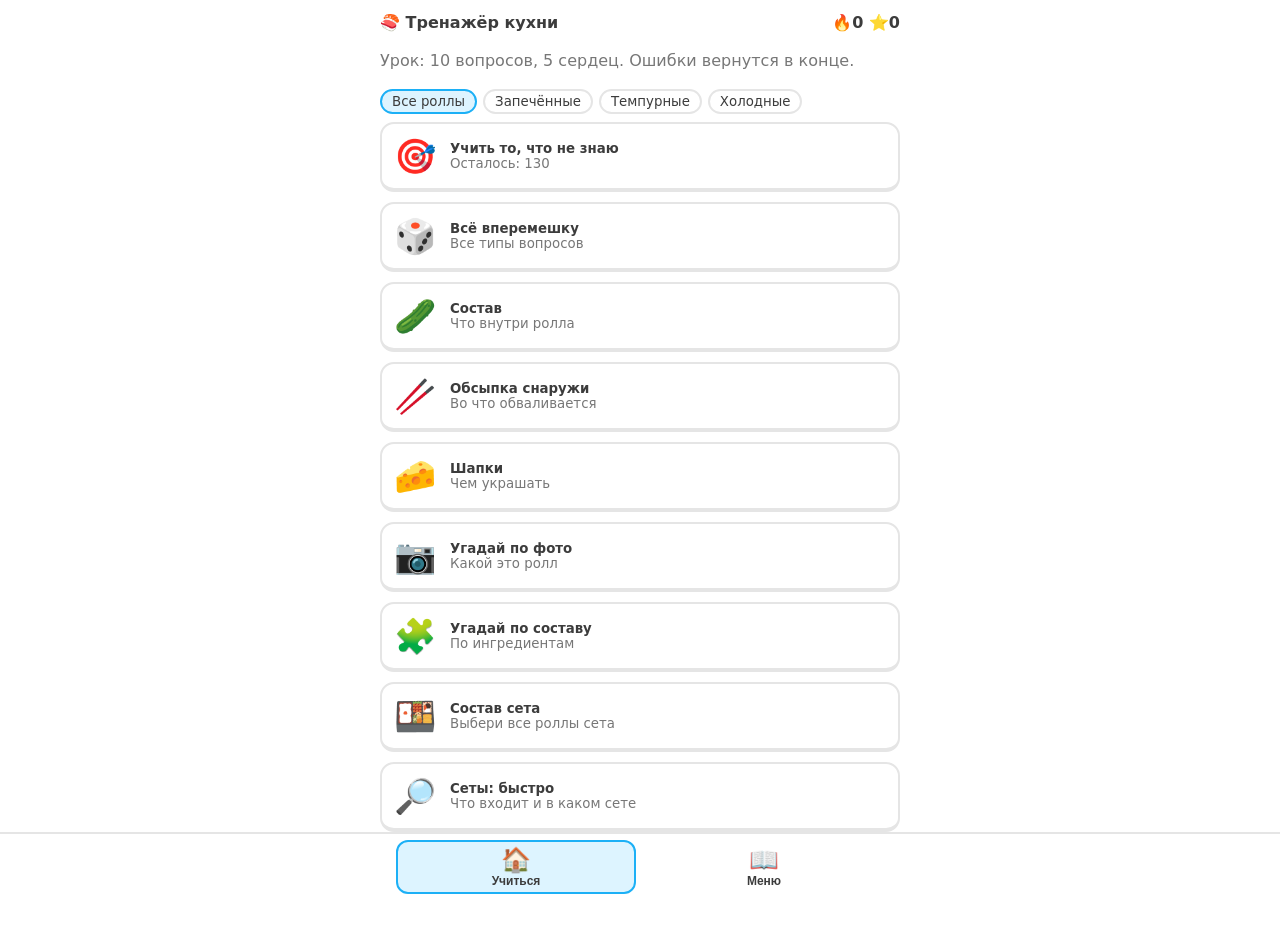
<file: index.html>
<!doctype html>
<html lang="ru"><head><meta charset="utf-8">
<meta name="viewport" content="width=device-width, initial-scale=1, viewport-fit=cover">
<title>Тренажёр кухни — Почтальон суши</title>
<link rel="icon" href="data:image/svg+xml,<svg xmlns=%27http://www.w3.org/2000/svg%27 viewBox=%270 0 100 100%27><text y=%27.9em%27 font-size=%2790%27>🍣</text></svg>">
<style>
:root{--bg:#fff;--fg:#3c3c3c;--mut:#777;--card:#fff;--line:#e5e5e5;--g:#58cc02;--gd:#58a700;--r:#ff4b4b;--rd:#ea2b2b;--b:#1cb0f6;--selbg:#ddf4ff;--okbg:#d7ffb8;--badbg:#ffdfe0;box-sizing:border-box;padding-top:env(safe-area-inset-top,0px);padding-bottom:env(safe-area-inset-bottom,0px)}
@media(prefers-color-scheme:dark){:root:not([data-theme="light"]){--bg:#131f24;--fg:#e8eef0;--mut:#8a9ba1;--card:#1b2b32;--line:#37464f;--selbg:#12384a;--okbg:#1d3a14;--badbg:#4a2024;color-scheme:dark}}
:root[data-theme="dark"]{--bg:#131f24;--fg:#e8eef0;--mut:#8a9ba1;--card:#1b2b32;--line:#37464f;--selbg:#12384a;--okbg:#1d3a14;--badbg:#4a2024;color-scheme:dark}
html,body{margin:0;background:var(--bg);color:var(--fg);font:16px/1.4 system-ui,-apple-system,"Segoe UI",Roboto,sans-serif}
#app{max-width:520px;margin:0 auto;padding:12px 14px 120px}
.top{display:flex;align-items:center;gap:12px;justify-content:space-between;margin-bottom:10px;font-weight:800}
.mut{color:var(--mut)}h2{margin:10px 0}
.btn{display:block;width:100%;padding:14px;border:0;border-radius:14px;font:800 16px inherit;font-family:inherit;text-transform:uppercase;letter-spacing:.5px;background:var(--g);color:#fff;box-shadow:0 4px 0 var(--gd);cursor:pointer;margin-top:10px}
.btn:disabled{background:var(--line);color:var(--mut);box-shadow:0 4px 0 var(--mut);cursor:default}
.btn.red{background:var(--r);box-shadow:0 4px 0 var(--rd)}
.btn.ghost{background:var(--card);color:var(--b);border:2px solid var(--line);box-shadow:0 4px 0 var(--line)}
.opt,.card{border:2px solid var(--line);border-bottom-width:4px;border-radius:14px;padding:12px;background:var(--card);color:inherit;font:600 16px inherit;font-family:inherit;text-align:left;cursor:pointer}
.card{cursor:default;font-weight:400}
.opt.sel{border-color:var(--b);background:var(--selbg)}.opt.ok{border-color:var(--g);background:var(--okbg)}.opt.bad{border-color:var(--r);background:var(--badbg)}
.opt .e{font-size:28px;display:block}
.grid{display:grid;grid-template-columns:1fr 1fr;gap:10px}.list{display:grid;gap:10px}
.mode{display:flex;gap:14px;align-items:center;width:100%}.mode .e{font-size:34px}
.chips{display:flex;flex-wrap:wrap;gap:6px;margin:8px 0}
.chip{border:2px solid var(--line);border-radius:20px;padding:3px 10px;background:var(--card);color:inherit;font:600 14px inherit;font-family:inherit;cursor:pointer}
.chip.on{border-color:var(--b);background:var(--selbg)}
.pic{text-align:center;margin:6px 0 14px}.emo{font-size:70px;text-align:center}
.bar{flex:1;height:14px;background:var(--line);border-radius:8px;overflow:hidden}.bar i{display:block;height:100%;background:var(--g);transition:width .3s}
.x{background:none;border:0;color:var(--mut);font-size:22px;cursor:pointer}
.fb{position:fixed;left:0;right:0;bottom:0;padding:12px 14px calc(14px + env(safe-area-inset-bottom,0px));background:var(--bg);border-top:2px solid var(--line)}
.fb>div{max-width:520px;margin:0 auto}.fb.ok{background:var(--okbg)}.fb.bad{background:var(--badbg)}
.fb b{display:block;margin-bottom:2px}
nav{position:fixed;left:0;right:0;bottom:0;display:flex;justify-content:center;gap:8px;background:var(--bg);border-top:2px solid var(--line);padding:6px 10px calc(6px + env(safe-area-inset-bottom,0px))}
nav button{flex:1;max-width:240px;background:none;border:2px solid transparent;border-radius:12px;font-size:24px;color:inherit;cursor:pointer;padding:4px}
nav button.on{border-color:var(--b);background:var(--selbg)}nav small{display:block;font-size:12px;font-weight:700}
.sub{border:2px solid var(--line);border-radius:12px;padding:8px 10px}summary{cursor:pointer;font-weight:700;list-style-position:inside}.sub[open]{background:var(--selbg)}.sub>summary+*{margin-top:8px}.row{display:flex;gap:12px;align-items:center}.end{text-align:center;padding-top:40px}
input{width:100%;box-sizing:border-box;padding:12px;border:2px solid var(--line);border-radius:12px;background:var(--card);color:inherit;font:16px inherit;font-family:inherit}
</style></head><body><div id="app"></div>
<script>
const D={"rolls":[{"n":"Дабл чиз крабовый","cat":"bake","ing":["красный сыр"],"out":[],"cap":"Крабовый с-с, унаги, кунжут","img":"images/d8b71d361478a45a1c83.webp"},{"n":"Дабл чиз спайси","cat":"bake","ing":["красный сыр"],"out":[],"cap":"Спайси с-с, унаги, кунжут","img":"images/f8c8fd1651cf72599253.webp"},{"n":"Дабл чиз сырный","cat":"bake","ing":["красный сыр"],"out":[],"cap":"Сырный с-с, унаги, кунжут","img":"images/90832e6b0b64e92d916d.webp"},{"n":"Аргентина","cat":"bake","ing":["сыр","креветка","огурец"],"out":["красная масаго"],"cap":"Сырный с-с, унаги, кунжут","img":"images/9abce3d315e6ac7f5fb2.webp"},{"n":"Гринч","cat":"bake","ing":["сыр","кальмар/тунец","огурец"],"out":["ч/б кунжут"],"cap":"Наоми с-с, унаги, кунжут","img":"images/bfde835a27ceb3ed8163.webp"},{"n":"Йохо","cat":"bake","ing":["сыр","кальмар/тунец","огурец"],"out":["ч/б кунжут"],"cap":"Сырный с-с, унаги, кунжут","img":"images/68e954b631e1bec8acbd.webp"},{"n":"Калифорния запеченная","cat":"bake","ing":["сыр","краб","огурец"],"out":["кунжут"],"cap":"Сырный с-с, унаги, кунжут","img":"images/68e954b631e1bec8acbd.webp"},{"n":"Калифорния запеченная с тунцом","cat":"bake","ing":["сыр","жар тунец","огурец"],"out":["кунжут"],"cap":"Сырный с-с, унаги, кунжут","img":"images/68e954b631e1bec8acbd.webp"},{"n":"Киото ролл с кальмаром","cat":"bake","ing":["креветка","кальмар","огурец"],"out":["красная масаго"],"cap":"Крабовый с-с, унаги, кунжут","img":"images/1e6ed42c1e67cc385de9.webp"},{"n":"Конкорд","cat":"bake","ing":["томаго","курица"],"out":["кунжут"],"cap":"Сырный с-с, унаги","img":"images/7e19e5ccde1da389ef51.webp"},{"n":"Мексиканский","cat":"bake","ing":["сыр","пекинка","огурец","помидор","халапеньо"],"out":["кунжут"],"cap":"Спайси, унаги","img":"images/8727ee4946ae6d0f710a.webp"},{"n":"Наоми","cat":"bake","ing":["сыр","креветка","огурец"],"out":["кунжут"],"cap":"Наоми с-с","img":"images/4606cd85235f1beaf408.webp"},{"n":"Орегон","cat":"bake","ing":["свинина су-вид","помидор","огурец"],"out":["кунжут"],"cap":"Наоми с-с, BBQ","img":"images/27bab09fdf409154fa57.webp"},{"n":"Осака","cat":"bake","ing":["сыр","кальмар","чука"],"out":["красная масаго"],"cap":"Спайси с-с, ореховый, унаги, кунжут","img":"images/53cd2766dd49bc629d8f.webp"},{"n":"Осака с тунцом","cat":"bake","ing":["жар тунец","кальмар","огурец"],"out":["красная масаго"],"cap":"Жар.тунец+спайси, ореховый, унаги","img":"images/bc655f736f2fd93aef32.webp"},{"n":"Персей","cat":"bake","ing":["сыр","креветка","огурец"],"out":["красная масаго"],"cap":"Спайси с-с, унаги, кунжут","img":"images/30c21f4eca10d4ee86ed.webp"},{"n":"Пять сыров","cat":"bake","ing":["сыр","чеддер","сырная палочка"],"out":["кунжут"],"cap":"Сырный с-с, унаги, пармезан","img":"images/7897e6d3ff1e8cbdc2fa.webp"},{"n":"Спайси теплый","cat":"bake","ing":["сыр","кальмар/тунец","огурец"],"out":["ч/б кунжут"],"cap":"Спайси с-с, унаги, кунжут","img":"images/5f21c462de607ed541a0.webp"},{"n":"Тыквенная калифорния","cat":"bake","ing":["сыр","огурец"],"out":["кунжут"],"cap":"Тыква 50г+краб 50г+ спайси(замешать), унаги","img":"images/c067e7a681eb33efe313.webp"},{"n":"Филадельфия запеченная","cat":"bake","ing":["сыр","огурец"],"out":[],"cap":"Капельки спайси и запекать","img":"images/f75a874a9e017298e52e.webp"},{"n":"Хоукай","cat":"bake","ing":["сыр","пекинка","огурец","лосось"],"out":["черный кунжут"],"cap":"Сырный с-с, кисло-сладкий","img":"images/f28eef874c2ed6e5c2e9.webp"},{"n":"Чеддер запеченный","cat":"bake","ing":["сыр","курица","бекон","помидор"],"out":["кунжут"],"cap":"2 кусочка чедера разрезать по 4 части и запекать, унаги, капельки спайси","img":"images/a7207cdd8aa7abb77a69.webp"},{"n":"Чикен запеченный","cat":"bake","ing":["курица","пекинка"],"out":["кунжут"],"cap":"Сырный с-с, унаги, лук перо","img":"images/5a0f4276825d6aae4631.webp"},{"n":"Шримп барбекю","cat":"bake","ing":["сыр","креветка","огурец"],"out":["бекон"],"cap":"Намазать с-сом BBQ и запечь, BBQ капельки","img":"images/26a70f814ea94c0581f7.webp"},{"n":"Грибы терияки мини","cat":"bake","ing":["грибы"],"out":[],"cap":"Сырный с-с, унаги, кунжут","img":"images/bc4cfaad5b4422e33817.webp"},{"n":"Бекон чиз мини","cat":"bake","ing":["бекон"],"out":[],"cap":"Сырный с-с, унаги, кунжут","img":"images/e875c3c219d3565ee149.webp"},{"n":"Жаренный лосось мини","cat":"bake","ing":["черняга"],"out":[],"cap":"Спайси с-с, унаги, кунжут","img":"images/6ef06e3acebdde2e8b62.webp"},{"n":"Кальмар мини","cat":"bake","ing":["кальмар"],"out":[],"cap":"Спайси с-с, унаги, кунжут","img":"images/18425415fa9640fa6049.webp"},{"n":"Краб мини","cat":"bake","ing":["креветка"],"out":[],"cap":"Крабовый с-с, унаги, кунжут","img":"images/e49c06dbe9eab1518a96.webp"},{"n":"Лосось мини","cat":"bake","ing":["лосось"],"out":[],"cap":"Угревый с-с, унаги, лук фри","img":"images/31555e2b89ba54c35117.webp"},{"n":"Мидии мини","cat":"bake","ing":["мидии чиз"],"out":[],"cap":"Спайси с-с, унаги, кунжут","img":"images/18425415fa9640fa6049.webp"},{"n":"Мини калифорния запеченная","cat":"bake","ing":["краб"],"out":[],"cap":"Сырный с-с, унаги.кунжут","img":"images/e875c3c219d3565ee149.webp"},{"n":"Огурец мини","cat":"bake","ing":["огурец"],"out":[],"cap":"Сырный с-с, унаги, кунжут","img":"images/e875c3c219d3565ee149.webp"},{"n":"Спайси мини","cat":"bake","ing":["лосось"],"out":[],"cap":"Спайси с-с, унаги, кунжут","img":"images/18425415fa9640fa6049.webp"},{"n":"Спайси порк мини","cat":"bake","ing":["свинина су-вид"],"out":[],"cap":"Спайси с-с, унаги, кунжут","img":"images/18425415fa9640fa6049.webp"},{"n":"Порк чиз мини","cat":"bake","ing":["свинина су-вид"],"out":[],"cap":"Сырный с-с, унаги, кунжут","img":"images/e875c3c219d3565ee149.webp"},{"n":"Чикен мини запеченный","cat":"bake","ing":["курица"],"out":[],"cap":"Спайси с-с, унаги, кунжут","img":"images/18425415fa9640fa6049.webp"},{"n":"Чикен чиз мини","cat":"bake","ing":["курица"],"out":[],"cap":"Сырный с-с, унаги, кунжут","img":"images/e875c3c219d3565ee149.webp"},{"n":"Чука мини","cat":"bake","ing":["чука"],"out":[],"cap":"Угревый с-с, унаги, лук фри","img":"images/31555e2b89ba54c35117.webp"},{"n":"Шримп краб мини","cat":"bake","ing":["краб"],"out":[],"cap":"Креветочный с-с, черри, унаги","img":"images/f5f333c689033f3f2d15.webp"},{"n":"Шримп перец мини","cat":"bake","ing":["перец"],"out":[],"cap":"Креветочный с-с, черри, унаги","img":"images/f5f333c689033f3f2d15.webp"},{"n":"Шримп томат мини","cat":"bake","ing":["помидор"],"out":[],"cap":"Креветочный с-с, черри, унаги","img":"images/f5f333c689033f3f2d15.webp"},{"n":"Венера","cat":"tempura","ing":["сыр","кальмар","перец","бекон"],"out":[],"cap":"Унаги, кунжут","img":"images/e3755ad7fdaffed3f65c.webp"},{"n":"Венера темпура мини","cat":"tempura","ing":["сыр","кальмар","перец","бекон"],"out":[],"cap":"Унаги, кунжут","img":"images/574e6e15167c1288455a.webp"},{"n":"Дабл чиз","cat":"tempura","ing":["красный сыр"],"out":[],"cap":"Унаги, кунжут","img":"images/4e12145abb42fb019e09.webp"},{"n":"Калифорния обжаренная","cat":"tempura","ing":["сыр","масаго","краб","огурец"],"out":[],"cap":"Унаги, кунжут","img":"images/87d10d19232fc0035027.webp"},{"n":"Кани темпура","cat":"tempura","ing":["сыр","краб","чука"],"out":[],"cap":"Унаги, кунжут","img":"images/dbfdb0ea757e9f373d34.webp"},{"n":"Кацуро темпура","cat":"tempura","ing":["сыр","пекинка","жар тунец","бекон"],"out":[],"cap":"Унаги кунжут"},{"n":"Мни калифорния темпура","cat":"tempura","ing":["сыр","краб","огурец"],"out":[],"cap":"Унаги, кунжут","img":"images/e172e078f18ab12d92a4.webp"},{"n":"Мини кани темпура","cat":"tempura","ing":["сыр","краб","чука"],"out":[],"cap":"Унаги, .кунжут","img":"images/98a2f2306f16ca36cb53.webp"},{"n":"Мини эби темпура","cat":"tempura","ing":["сыр","креветка"],"out":[],"cap":"Унаги, кунжут","img":"images/d8a5438226ef3f372a7a.webp"},{"n":"Ред темпура","cat":"tempura","ing":["красный сыр","черняга"],"out":[],"cap":"Унаги, кунжут","img":"images/9712f52ff155d2ec17cc.webp"},{"n":"Ред темпура мини","cat":"tempura","ing":["красный сыр","черняга"],"out":[],"cap":"Унаги, кунжут","img":"images/38114788e98c993a41b7.webp"},{"n":"Торанага","cat":"tempura","ing":["сыр","пикантная курица","огурец"],"out":[],"cap":"Кисло-сладкий.кунжут","img":"images/16cf78943b4f44282ac5.webp"},{"n":"Чеддер темпура","cat":"tempura","ing":["сыр","краб","чеддер","перец"],"out":[],"cap":"Кисло-сладкий, кунжут","img":"images/366bb8e578b250204302.webp"},{"n":"Чикен темпура","cat":"tempura","ing":["курица","помидор"],"out":[],"cap":"Унаги, кунжут","img":"images/dc02a93629cc91563d16.webp"},{"n":"Фуджи горячий","cat":"tempura","ing":["сыр","креветка","перец"],"out":[],"cap":"Унаги, кунжут","img":"images/e73ce7723df1dbbbd8c9.webp"},{"n":"Эби темпура","cat":"tempura","ing":["красный сыр","креветка"],"out":[],"cap":"Унаги кунжут","img":"images/bc46e246f723e1fa66bc.webp"},{"n":"Хот-дог ролл","cat":"tempura","ing":["сыр","огурец"],"out":[],"cap":"Разрезается вдоль(не до конца), в середину кладется пекинка, на одну сторону 9 колбасок пепперони, на другую смесь из курицы 30г+Бекон 30г+спайси, горчица, кисло-сладкий, пармезан","img":"images/0ec6e68dd3ccec1f014f.webp"},{"n":"Айова","cat":"cold","ing":["сыр","краб","помидор"],"out":[],"cap":"Огурец, капельки спайси","img":"images/b438da40c159371079c3.webp"},{"n":"Бонито","cat":"cold","ing":["сыр","черняга","масаго","огурец"],"out":[],"cap":"Стружка тунца","img":"images/39f6b87c72aa0d332777.webp"},{"n":"Грин ролл","cat":"cold","ing":["сыр","лосось"],"out":[],"cap":"Огурец, унаги","img":"images/e724640223d1669e0b56.webp"},{"n":"Дабл чиз мини","cat":"cold","ing":["красный сыр"],"out":[],"cap":"Шапочки сыра, унаги, кунжут","img":"images/c00390cdf9c6fc9d640e.webp"},{"n":"Инондо ролл","cat":"cold","ing":["сыр","лосось","огурец"],"out":[],"cap":"Укроп","img":"images/c12d989f9217d5163ffe.webp"},{"n":"Инондо ролл с тунцом","cat":"cold","ing":["сыр","тунец","огурец"],"out":[],"cap":"Укроп"},{"n":"Йетти","cat":"cold","ing":["сыр","черняга","перец"],"out":[],"cap":"Панко, унаги","img":"images/f10d3324722c3faf0b44.webp"},{"n":"Калифорния","cat":"cold","ing":["сыр","краб","огурец"],"out":[],"cap":"Шапка масаги","img":"images/7244448ceb1d6ff26787.webp"},{"n":"Канада","cat":"cold","ing":["сыр","огурец"],"out":[],"cap":"Угорь, унаги, кунжут","img":"images/b7b5404ce32ca035df80.webp"},{"n":"Канада с кальмаром","cat":"cold","ing":["сыр","кальмар","огурец"],"out":[],"cap":"Угорь, унаги, кисло-сладкий","img":"images/785c51b10ee49bb85471.webp"},{"n":"Канада с креветкой","cat":"cold","ing":["сыр","креветка","огурец"],"out":[],"cap":"Угорь, унаги, спайси","img":"images/e746ffa5de09397ed45c.webp"},{"n":"Капа чиз","cat":"cold","ing":["сыр","огурец"],"out":[],"cap":"","img":"images/e04dd14b3ef103f3761d.webp"},{"n":"Купидон","cat":"cold","ing":["сыр","тунец","пекинка"],"out":[],"cap":"Ч/б кунжут, унаги","img":"images/d5b66226e9816d1c7bcf.webp"},{"n":"Морская осень","cat":"cold","ing":["сыр","лосось","креветка"],"out":[],"cap":"Огурец, капельки спайси","img":"images/1cd968f0ff075615b78b.webp"},{"n":"Осенний ролл","cat":"cold","ing":["сыр","тыква","перец","огурец"],"out":[],"cap":"Кисло-сладкий","img":"images/aba121930b385318436a.webp"},{"n":"Острый ролл с лососем","cat":"cold","ing":["пекинка","лосось","огурец"],"out":[],"cap":"Ч/б кунжут, капельки спайси","img":"images/f8e7442fe6d413edc4f7.webp"},{"n":"Патонг","cat":"cold","ing":["сыр","орехи","лук","пекинка","темп креветка"],"out":[],"cap":"Кальмар, кисло-сладкий, лук перо","img":"images/b18fa0f443c1033274a7.webp"},{"n":"Ролл Дон-бекон","cat":"cold","ing":["сыр","корнишон","курица","помидор"],"out":[],"cap":"Бекон шапки(2шт)","img":"images/f31a2ca4e3740fc58d71.webp"},{"n":"Ролл Ореон","cat":"cold","ing":["сыр","бекон","огурец"],"out":[],"cap":"Шапка пармезана","img":"images/24994463121f68a0bdcb.webp"},{"n":"Ролл с креветкой","cat":"cold","ing":["креветка","масаго"],"out":[],"cap":"","img":"images/7acf90bbc61eca84821d.webp"},{"n":"Ролл с лососем","cat":"cold","ing":["лосось"],"out":[],"cap":"","img":"images/7856df4e4353aa175a77.webp"},{"n":"Ролл с огурцом","cat":"cold","ing":["огурец","кунжут"],"out":[],"cap":"","img":"images/66e80fb7cdbb9d781ea6.webp"},{"n":"Ролл тунец-огурец","cat":"cold","ing":["тунец","огурец"],"out":[],"cap":"","img":"images/1526fd0d1224fd6aecc6.webp"},{"n":"Ролл с тунцом","cat":"cold","ing":["тунец"],"out":[],"cap":"","img":"images/1526fd0d1224fd6aecc6.webp"},{"n":"Ролл Фобос","cat":"cold","ing":["сыр","кальмар","томаго","помидор"],"out":[],"cap":"Укроп","img":"images/aea99fb9c886299ae8d6.webp"},{"n":"Самурай","cat":"cold","ing":["сыр","лосось","помидор"],"out":[],"cap":"Шапка масаги","img":"images/e48c0d41bb51ef108ef5.webp"},{"n":"Сливочный ролл с тунцом","cat":"cold","ing":["сыр","огурец"],"out":[],"cap":"Тунец","img":"images/d91f3e9bb9f6fc2b1913.webp"},{"n":"Томаго","cat":"cold","ing":["сыр","томаго","огурец"],"out":[],"cap":"Ч/б кунжут","img":"images/85a4cddf0567b8caf3e5.webp"},{"n":"Тыквенная азия","cat":"cold","ing":["сыр","тыква","огурец"],"out":[],"cap":"Лосось, кальмар, угорь","img":"images/97f1a50c8ef5a04c10a9.webp"},{"n":"Филадельфия","cat":"cold","ing":["сыр","огурец"],"out":[],"cap":"Лосось","img":"images/ea582e5658fda726d892.webp"},{"n":"Филадельфия лайт","cat":"cold","ing":["сыр 3 полоски"],"out":[],"cap":"Лосось","img":"images/ee0ca91a1943b96fa52f.webp"},{"n":"Филадельфия с кальмаром","cat":"cold","ing":["сыр","огурец"],"out":[],"cap":"Кальмар, капельки спайси","img":"images/2f2acdd78ea60e7c655c.webp"},{"n":"Филадельфия с креветкой","cat":"cold","ing":["сыр","креветка"],"out":[],"cap":"Лосось","img":"images/6bed36f16d798755b085.webp"},{"n":"Фреш ролл с лососем","cat":"cold","ing":["сыр","пекинка","лук","темп креветка"],"out":[],"cap":"Клубничный топинг, 100г лосося+10гспайси(смешать), мендаль лепестки","img":"images/7483bb412d9095fc3c35.webp"},{"n":"Фуджи маки","cat":"cold","ing":["сыр","лосось","огурец"],"out":[],"cap":"Унаги","img":"images/1d9ba059899915040606.webp"},{"n":"Цезарь ролл","cat":"cold","ing":["сыр","пекинка","курица","помидор"],"out":[],"cap":"Панко, капельки спайси","img":"images/6ec01e54fd4b9e085998.webp"},{"n":"Чикен ролл","cat":"cold","ing":["сыр","курица","огурец"],"out":[],"cap":"Кунжут","img":"images/1399c976cbc07f7dbbb7.webp"},{"n":"Чикен BBQ","cat":"cold","ing":["сыр","курица","помидор","халапеньо"],"out":[],"cap":"Панко, BBQ"},{"n":"Эби","cat":"cold","ing":["сыр","креветка","огурец"],"out":[],"cap":"Ч/б кунжут","img":"images/e3c5858c2814e856f63e.webp"},{"n":"Эби классик","cat":"cold","ing":["сыр","огурец"],"out":[],"cap":"Креветки(4шт)","img":"images/5fa16c17eeb01b166144.webp"}],"sets":[{"n":"Айсберг","items":["Дабл чиз(сырный, спайси,крабовый)","Торанага","Калифорния обжаренная","Калифорния запеченная","Эби классик","Ролл с огурцом","Ролл с креветкой"],"rice":{"150г риса на 1 нори":"5","140г риса на ½ нори":"1","150г риса на ½ нори":"1","90 г риса на 1 нори":"2"},"img":"images/57d696dbbb3767e9573a.webp","m":["Дабл чиз","Торанага","Калифорния обжаренная","Калифорния запеченная","Эби классик","Ролл с огурцом","Ролл с креветкой"]},{"n":"Аляска","items":["Конкорд","Мексиканский","Спайси теплый с тунцом","Осака","Цезарь ролл","ЧикенBBQ","Калифорния"],"rice":{"140г риса на ½ нори":"4","150г риса на ½ нори":"3"},"img":"images/dd05125232ac78ff56c9.webp","m":["Конкорд","Мексиканский","Спайси теплый","Осака","Цезарь ролл","Чикен BBQ","Калифорния"]},{"n":"Атакама","items":["Венера темпура мини","Мини кани темпура","Мини калифорния темпура","мини эби темпура","Ред темпура мини"],"rice":{"110г/170г риса на 1 нори":"5/0"},"img":"images/4016a2f915434012b002.webp","m":["Венера темпура мини","Мини кани темпура","Мни калифорния темпура","Мини эби темпура","Ред темпура мини"]},{"n":"Бонсай","items":["Венера","Персей","Фуджи маки","Купидон","Айова","Самурай"],"rice":{"150г риса на 1 нори":"2","140г риса на ½ нори":"1","150г риса на ½ нори":"3"},"img":"images/090dcdf6fb548a61581c.webp","m":["Венера","Персей","Фуджи маки","Купидон","Айова","Самурай"]},{"n":"Великан","items":["Ред темпура","Чикен темпура","Чикен запеченный","Спайси теплый","Чикен ролл","Томаго","Йетти","Бонито"],"rice":{"150г риса на 1 нори":"2","140г риса на ½ нори":"2","150г риса на ½ нори":"4"},"img":"images/b8502b658ca6b90171dd.webp","m":["Ред темпура","Чикен темпура","Чикен запеченный","Спайси теплый","Чикен ролл","Томаго","Йетти","Бонито"]},{"n":"Запеченый","items":["Дабл чиз крабовый","Венера","Конкорд","Мексиканский","Орегон","Киото ролл с кальмаром"],"rice":{"150г риса на 1 нори":"2","140г риса на ½ нори":"4"},"img":"images/cc258db5ebae94bb8ef9.webp","m":["Дабл чиз крабовый","Венера","Конкорд","Мексиканский","Орегон","Киото ролл с кальмаром"]},{"n":"Киномания","items":["Конкорд","Спайси теплый с тунцом","Осака","Мидии мини","Шримп-краб мини"],"rice":{"140г риса на ½ нори":"3","90 г риса на 1 нори":"2"},"img":"images/840381a77a86ddb8b07d.webp","m":["Конкорд","Спайси теплый","Осака","Мидии мини","Шримп краб мини"]},{"n":"Кицунэ","items":["Йетти","Цезарь ролл","Острый ролл с лососем","Калифорния","Капа чиз"],"rice":{"150г риса на ½ нори":"4","90 г риса на 1 нори":"1"},"img":"images/2d79f919b3ab334a3f6a.webp","m":["Йетти","Цезарь ролл","Острый ролл с лососем","Калифорния","Капа чиз"]},{"n":"Котопес","items":["Калифорния запеченная","Спайси теплый с тунцом"],"rice":{"140г риса на ½ нори":"2"},"img":"images/1b5f4209db6f8179d67e.webp","m":["Калифорния запеченная","Спайси теплый"]},{"n":"Мафия","items":["Дабл чиз спайси","Чикен темпура","Наоми","Чикен запеченный","Ролл Ореон","Ролл Фобос","Цезарь ролл","Эби"],"rice":{"150г риса на 1 нори":"2","140г риса на ½ нори":"2","150г риса на ½ нори":"4"},"img":"images/ee8846733ae3988a9c34.webp","m":["Дабл чиз спайси","Чикен темпура","Наоми","Чикен запеченный","Ролл Ореон","Ролл Фобос","Цезарь ролл","Эби"]},{"n":"Мегаполис","items":["Эби темпура","Чикен темпура","Йохо с тунцом","Аргентина","Персей","Сливочный ролл с тунцом","Цезарь ролл","Калифорния","Ролл с огурцом","Ролл с креветкой"],"rice":{"150г риса на 1 нори":"2","140г риса на ½ нори":"3","150г риса на ½ нори":"3","90 г риса на 1 нори":"2"},"img":"images/e32ffe487308d20592e9.webp","m":["Эби темпура","Чикен темпура","Йохо","Аргентина","Персей","Сливочный ролл с тунцом","Цезарь ролл","Калифорния","Ролл с огурцом","Ролл с креветкой"]},{"n":"Микс","items":["Эби темпура","Дабл чиз","Калифорния запеченная","Киото ролл с кальмаром","Фуджи маки","Филадельфия лайт","Эби классик","Калифорния"],"rice":{"150г риса на 1 нори":"3","140г риса на ½ нори":"2","150г риса на ½ нори":"3"},"img":"images/631da6c8ad4081c44886.webp","m":["Эби темпура","Дабл чиз","Калифорния запеченная","Киото ролл с кальмаром","Фуджи маки","Филадельфия лайт","Эби классик","Калифорния"]},{"n":"Московский","items":["Калифорния обжаренная","Эби темпура","Чеддер запеченный","Спайси теплый"],"rice":{"150г риса на 1 нори":"2","140г риса на ½ нори":"2"},"img":"images/824b2e48d644f291e073.webp","m":["Калифорния обжаренная","Эби темпура","Чеддер запеченный","Спайси теплый"]},{"n":"Наруто","items":["Венера","Дабл чиз","Наоми","Калифорния запеченная","Хоукай","Сливочный роллс тунцом","Филадельфия с креветкой","Филадельфия с кальмаром","Ролл Дон-бекон","Грин ролл"],"rice":{"150г риса на 1 нори":"2","140г риса на ½ нори":"3","150г риса на ½ нори":"5"},"img":"images/8ca0917432b372108db7.webp","m":["Венера","Дабл чиз","Наоми","Калифорния запеченная","Хоукай","Сливочный ролл с тунцом","Филадельфия с креветкой","Филадельфия с кальмаром","Ролл Дон-бекон","Грин ролл"]},{"n":"Неаполь","items":["Лосось мини","Мидии мини","Калифорния мини запеченная","Грибы терияки мини","Канада","Филадельфия лайт","Острый ролл с лососем","Капа чиз","Ролл тунец-огурец"],"rice":{"150г риса на ½ нори":"3","90 г риса на 1 нори":"6"},"img":"images/acb2fa6c25b1cea49310.webp","m":["Лосось мини","Мидии мини","Мини калифорния запеченная","Грибы терияки мини","Канада","Филадельфия лайт","Острый ролл с лососем","Капа чиз","Ролл тунец-огурец"]},{"n":"Невада","items":["Кани темпура","Ред темпура","Калифорния запеченная","Спайси теплый","Осака","Филадельфия","Ролл с огурцом","Дабл чиз мини"],"rice":{"150г риса на 1 нори":"2","140г риса на ½ нори":"3","150г риса на ½ нори":"1","90 г риса на 1 нори":"2"},"img":"images/6f63a6de9d20623cbef7.webp","m":["Кани темпура","Ред темпура","Калифорния запеченная","Спайси теплый","Осака","Филадельфия","Ролл с огурцом","Дабл чиз мини"]},{"n":"Окинава","items":["Калифорния обжаренная","Торанага","Сливочный ролл с тунцом","Филадельфия","Острый ролл с лососем","Ролл с тунцом"],"rice":{},"img":"images/f8ac0bdb9b306d4efe04.webp","m":["Калифорния обжаренная","Торанага","Сливочный ролл с тунцом","Филадельфия","Острый ролл с лососем","Ролл с тунцом"]},{"n":"Осенний","items":["Чикен темпура","Торанага","Тыквенная калифорния","Спайси теплый с тунцом","Осенний ролл","Тыквенная азия","Эби классик","Морская осень"],"rice":{"150г риса на 1 нори":"2","110г/170г риса на 1 нори":"0/1","140г риса на ½ нори":"2","150г риса на ½ нори":"3"},"img":"images/0c43c589515d0604e93f.webp","m":["Чикен темпура","Торанага","Тыквенная калифорния","Спайси теплый","Осенний ролл","Тыквенная азия","Эби классик","Морская осень"]},{"n":"Почтальон суши","items":["Лосось мини","Мидии мини","Калифорния мини запеченная","Грибы терияки мини","Эби классик","Филадельфия с креветкой","Цезарь ролл","Капа чиз","Ролл тунец-огурец"],"rice":{"150г риса на ½ нори":"3","90 г риса на 1 нори":"6"},"img":"images/ea484eaa01dafe9a8f0c.webp","m":["Лосось мини","Мидии мини","Мини калифорния запеченная","Грибы терияки мини","Эби классик","Филадельфия с креветкой","Цезарь ролл","Капа чиз","Ролл тунец-огурец"]},{"n":"Праздничный","items":["Дабл чиз(сырный,крабовый)","Гринч с тунцом","Спайси теплый с тунцом","Филадельфия с кальмаром","Филадельфия с креветкой","Цезарь ролл","Чикен BBQ"],"rice":{"150г риса на 1 нори":"2","140г риса на ½ нори":"2","150г риса на ½ нори":"4"},"img":"images/4c5e4ef9af99ab5bea19.webp","m":["Дабл чиз","Гринч","Спайси теплый","Филадельфия с кальмаром","Филадельфия с креветкой","Цезарь ролл","Чикен BBQ"]},{"n":"Радуга","items":["Мини кани темпура","Мини калифорния темпура","Конкорд","Чука мини(под крабовым,лук фри)","Чикен чиз мини"],"rice":{"110г/170г риса на 1 нори":"2/0","140г риса на ½ нори":"1","90 г риса на 1 нори":"2"},"img":"images/9b379fcaad0abef47e5d.webp","m":["Мини кани темпура","Мни калифорния темпура","Конкорд","Чука мини","Чикен чиз мини"]},{"n":"Русалочка","items":["Дабл чиз(крабовый,спайси,сырный)","Краб мини","Кальмар мини","Спайси мини","Филадельфия","Сливочный ролл с тунцом"],"rice":{"150г риса на 1 нори":"3","150г риса на ½ нори":"2","90 г риса на 1 нори":"3"},"img":"images/316069db873be45757dd.webp","m":["Дабл чиз","Краб мини","Кальмар мини","Спайси мини","Филадельфия","Сливочный ролл с тунцом"]},{"n":"Сакура","items":["Эби темпура","Дабл чиз","Аргентина","Краб мини","Калифорния мини запеченная","Мидии мини"],"rice":{"150г риса на 1 нори":"2","140г риса на ½ нори":"1","90 г риса на 1 нори":"3"},"img":"images/45d5d16e60747fe96f12.webp","m":["Эби темпура","Дабл чиз","Аргентина","Краб мини","Мини калифорния запеченная","Мидии мини"]},{"n":"Сиам","items":["Калифорния запеченная","Шримп барбекю","Огурец мини","Чикен чиз мини","Грибы терияки мини","Шримп-томат мини","Шримп-перец мини","Шримп-краб мини","Чука мини","Лосось мини","Мидии мини","Спайси мини","Жаренный лосось мини","Кальмар мини"],"rice":{"140г риса на ½ нори":"2","90 г риса на 1 нори":"12"},"img":"images/39b8467fe0bf8601bb72.webp","m":["Калифорния запеченная","Шримп барбекю","Огурец мини","Чикен чиз мини","Грибы терияки мини","Шримп томат мини","Шримп перец мини","Шримп краб мини","Чука мини","Лосось мини","Мидии мини","Спайси мини","Жаренный лосось мини","Кальмар мини"]},{"n":"Смоленский","items":["Эби","Патонг","Калифорния","Ролл с тунцом"],"rice":{"150г риса на ½ нори":"3","90 г риса на 1 нори":"1"},"img":"images/6e3a065ccef49bba5973.webp","m":["Эби","Патонг","Калифорния","Ролл с тунцом"]},{"n":"Тунец","items":["Кацуро темпура","Калифорния запеченная с тунцом","Осака с тунцом","Купидон","Инондо ролл с тунцом","Ролл тунец-огурец"],"rice":{"150г риса на 1 нори":"1","140г риса на ½ нори":"2","150г риса на ½ нори":"2","90 г риса на 1 нори":"1"},"img":"images/8787d8f0dc0f20203292.webp","m":["Кацуро темпура","Калифорния запеченная с тунцом","Осака с тунцом","Купидон","Инондо ролл с тунцом","Ролл тунец-огурец"]},{"n":"Тыквенный","items":["Тыквенная калифорния","Морская осень","Осенний ролл","Тыквенная азия"],"rice":{"110г/170г риса на 1 нори":"0/1","140г риса на ½ нори":"1","150г риса на ½ нори":"2"},"m":["Тыквенная калифорния","Морская осень","Осенний ролл","Тыквенная азия"]},{"n":"Фила","items":["Дабл чиз(спайси,крабовый,сырный)","Грибы терияки мини","Калифорния запеченная мини","Порк чиз мини","Кальмар мини","Чикен запеченный мини","Жаренный лосось мини","Мидии мини","Дабл чиз мини"],"rice":{"150г риса на 1 нори":"3","90 г риса на 1 нори":"8"},"img":"images/b3c091c6cfbf62f42b6c.webp","m":["Дабл чиз","Грибы терияки мини","Мини калифорния запеченная","Порк чиз мини","Кальмар мини","Чикен мини запеченный","Жаренный лосось мини","Мидии мини","Дабл чиз мини"]},{"n":"Фиш","items":["Фуджи маки","Эби классик","Филадельфия","Самурай","Ролл с лососем"],"rice":{"150г риса на 1 нори":"1","150г риса на ½ нори":"3","90 г риса на 1 нори":"1"},"img":"images/cc41487bf3ee4d9d1124.webp","m":["Фуджи маки","Эби классик","Филадельфия","Самурай","Ролл с лососем"]},{"n":"Фудзи","items":["Дабл чиз спайси","Кани темпура","Мини калифорния темпура","Грибы терияки мини","Бекон чиз мини"],"rice":{"150г риса на 1 нори":"2","110г/170г риса на 1 нори":"1/0","90 г риса на 1 нори":"2"},"img":"images/748d89d490b3024b4b0c.webp","m":["Дабл чиз спайси","Кани темпура","Мни калифорния темпура","Грибы терияки мини","Бекон чиз мини"]},{"n":"Хот","items":["Калифорния запеченная","Спайси теплый с тунцом","Осака","Эби","Цезарь ролл","Калифорния","Ролл с креветкой","Ролл с огурцом"],"rice":{"140г риса на ½ нори":"3","150г риса на ½ нори":"3","90 г риса на 1 нори":"2"},"img":"images/3f009073a6fc803a5ba1.webp","m":["Калифорния запеченная","Спайси теплый","Осака","Эби","Цезарь ролл","Калифорния","Ролл с креветкой","Ролл с огурцом"]}],"ipics":{"даблчиз":"images/4e12145abb42fb019e09.webp","торанага":"images/16cf78943b4f44282ac5.webp","калифорнияобжаренная":"images/87d10d19232fc0035027.webp","калифорниязапеченная":"images/68e954b631e1bec8acbd.webp","эбиклассик":"images/5fa16c17eeb01b166144.webp","роллсогурцом":"images/66e80fb7cdbb9d781ea6.webp","роллскреветкой":"images/7acf90bbc61eca84821d.webp","конкорд":"images/7e19e5ccde1da389ef51.webp","мексиканский":"images/8727ee4946ae6d0f710a.webp","спайситеплыйстунцом":"images/5f21c462de607ed541a0.webp","осака":"images/53cd2766dd49bc629d8f.webp","цезарьролл":"images/6ec01e54fd4b9e085998.webp","калифорния":"images/7244448ceb1d6ff26787.webp","венератемпурамини":"images/574e6e15167c1288455a.webp","миниканитемпура":"images/98a2f2306f16ca36cb53.webp","миникалифорниятемпура":"images/e172e078f18ab12d92a4.webp","миниэбитемпура":"images/d8a5438226ef3f372a7a.webp","редтемпурамини":"images/38114788e98c993a41b7.webp","венера":"images/e3755ad7fdaffed3f65c.webp","персей":"images/30c21f4eca10d4ee86ed.webp","фуджимаки":"images/1d9ba059899915040606.webp","купидон":"images/d5b66226e9816d1c7bcf.webp","айова":"images/b438da40c159371079c3.webp","самурай":"images/e48c0d41bb51ef108ef5.webp","редтемпура":"images/9712f52ff155d2ec17cc.webp","чикентемпура":"images/dc02a93629cc91563d16.webp","чикензапеченный":"images/5a0f4276825d6aae4631.webp","спайситеплый":"images/5f21c462de607ed541a0.webp","чикенролл":"images/1399c976cbc07f7dbbb7.webp","йетти":"images/f10d3324722c3faf0b44.webp","бонито":"images/39f6b87c72aa0d332777.webp","даблчизкрабовый":"images/d8b71d361478a45a1c83.webp","орегон":"images/27bab09fdf409154fa57.webp","киотороллскальмаром":"images/1e6ed42c1e67cc385de9.webp","шримпкрабмини":"images/f5f333c689033f3f2d15.webp","острыйроллслососем":"images/f8e7442fe6d413edc4f7.webp","капачиз":"images/e04dd14b3ef103f3761d.webp","даблчизспайси":"images/f8c8fd1651cf72599253.webp","наоми":"images/4606cd85235f1beaf408.webp","роллореон":"images/24994463121f68a0bdcb.webp","роллфобос":"images/aea99fb9c886299ae8d6.webp","эби":"images/e3c5858c2814e856f63e.webp","эбитемпура":"images/bc46e246f723e1fa66bc.webp","йохостунцом":"images/1d42cd89ff88726cba29.webp","аргентина":"images/9abce3d315e6ac7f5fb2.webp","сливочныйроллстунцом":"images/d91f3e9bb9f6fc2b1913.webp","филадельфиялайт":"images/ee0ca91a1943b96fa52f.webp","чеддерзапеченный":"images/a7207cdd8aa7abb77a69.webp","хоукай":"images/f28eef874c2ed6e5c2e9.webp","филадельфияскреветкой":"images/6bed36f16d798755b085.webp","филадельфияскальмаром":"images/2f2acdd78ea60e7c655c.webp","роллдонбекон":"images/f31a2ca4e3740fc58d71.webp","гринролл":"images/e724640223d1669e0b56.webp","лососьмини":"images/31555e2b89ba54c35117.webp","грибытериякимини":"images/bc4cfaad5b4422e33817.webp","канада":"images/b7b5404ce32ca035df80.webp","канитемпура":"images/dbfdb0ea757e9f373d34.webp","филадельфия":"images/ea582e5658fda726d892.webp","даблчизмини":"images/c00390cdf9c6fc9d640e.webp","роллстунцом":"images/1526fd0d1224fd6aecc6.webp","тыквеннаякалифорния":"images/c067e7a681eb33efe313.webp","осеннийролл":"images/aba121930b385318436a.webp","тыквеннаяазия":"images/97f1a50c8ef5a04c10a9.webp","морскаяосень":"images/1cd968f0ff075615b78b.webp","гринчстунцом":"images/393ababad273ba48bb27.webp","чукамини":"images/31555e2b89ba54c35117.webp","чикенчизмини":"images/e875c3c219d3565ee149.webp","крабмини":"images/e49c06dbe9eab1518a96.webp","кальмармини":"images/18425415fa9640fa6049.webp","спайсимини":"images/18425415fa9640fa6049.webp","шримпбарбекю":"images/26a70f814ea94c0581f7.webp","огурецмини":"images/e875c3c219d3565ee149.webp","шримптоматмини":"images/f5f333c689033f3f2d15.webp","шримпперецмини":"images/f5f333c689033f3f2d15.webp","патонг":"images/b18fa0f443c1033274a7.webp","поркчизмини":"images/e875c3c219d3565ee149.webp","роллслососем":"images/7856df4e4353aa175a77.webp","бекончизмини":"images/e875c3c219d3565ee149.webp"}};
const $=s=>document.querySelector(s);
const esc=s=>String(s).replace(/[&<>"]/g,c=>({'&':'&amp;','<':'&lt;','>':'&gt;','"':'&quot;'}[c]));
const sh=a=>[...a].sort(()=>Math.random()-.5),pick=(a,k)=>sh(a).slice(0,k);
const kk=s=>s.toLowerCase().replace(/ё/g,'е').replace(/[^а-яa-z0-9]/g,'');
const EM=[[/спайс/,'🌶️'],[/унаги/,'🟤'],[/bbq|барбекю/,'🍖'],[/кисло/,'🍯'],[/орех/,'🥜'],[/креветк|креветоч/,'🦐'],[/краб/,'🦀'],[/кальмар/,'🦑'],[/тунец/,'🐟'],[/лосос|черняга|угре|угор/,'🍣'],[/мидии/,'🦪'],[/масаг/,'🔴'],[/томаго/,'🥚'],[/сыр|чеддер|пармез/,'🧀'],[/пекинк/,'🥬'],[/огур|корнишон/,'🥒'],[/помидор|томат|черри/,'🍅'],[/бекон|пепперони|колбас/,'🥓'],[/куриц|курин|чикен/,'🍗'],[/свинин|порк/,'🥩'],[/гриб/,'🍄'],[/тыкв/,'🎃'],[/перец|перц/,'🫑'],[/халапеньо|халопеньо/,'🌶️'],[/чука/,'🥗'],[/укроп/,'🌿'],[/лук/,'🧅'],[/панко/,'🍞'],[/кунжут/,'⚫'],[/клубнич/,'🍓'],[/мендал|лепест/,'🌸'],[/горчиц/,'🟡'],[/с-с|соус/,'🥣']];
const E=s=>{s=s.toLowerCase();for(const[r,e]of EM)if(r.test(s))return e;return'🍥'};
const CATS={bake:'Запечённые',tempura:'Темпурные',cold:'Холодные'};
const R=D.rolls,SE=D.sets;
SE.forEach(s=>s.k=s.items.map((i,j)=>s.m[j]?kk(s.m[j]):kk(i.replace(/\(.*$/,''))));
R.forEach(r=>{r.k=kk(r.n);r.sets=SE.filter(s=>s.k.includes(r.k));r.sig=[...r.ing].map(kk).sort().join()});
const POOL=[...new Set(R.flatMap(r=>r.ing))];
let S;try{S=JSON.parse(localStorage.getItem('sushi1'))}catch(e){}S=S||{xp:0,streak:0,day:''};S.k=S.k||{};
const save=()=>{try{localStorage.setItem('sushi1',JSON.stringify(S))}catch(e){}};
let T='home',cat='all',L=null,qry='',sc='all';
function pic(r,z){if(r.img)return`<div class="pic"><img src="${r.img}" width="${z}" height="${z}" style="border-radius:16px;object-fit:cover;max-width:100%" alt=""></div>`;const e=[...new Set(r.ing.map(E))].slice(0,3);
 const P={1:[[60,74]],2:[[42,74],[78,74]],3:[[60,52],[40,84],[80,84]]}[e.length]||[];
 return`<div class="pic"><svg viewBox="0 0 120 120" width="${z}" height="${z}"><circle cx="60" cy="60" r="57" fill="#26313a"/><circle cx="60" cy="60" r="47" fill="#f6f1e4"/>${e.map((x,i)=>`<text x="${P[i][0]}" y="${P[i][1]}" font-size="30" text-anchor="middle">${x}</text>`).join('')}</svg></div>`}
let F=null;const inCat=r=>cat=='all'||r.cat==cat,RS=()=>R.filter(r=>F?F.r.includes(r.n):inCat(r)),SS=()=>SE.filter(s=>F?F.s.includes(s.n):true);
function qComp(){const r=pick(RS().filter(r=>r.ing.length>0),1)[0];if(!r)return;const c=r.ing,o=sh([...c,...pick(POOL.filter(x=>!c.includes(x)),4)]);
 return{t:'m',head:`Что в ролле «${r.n}»?`,pic:pic(r,110),o:o.map(x=>({t:x,e:E(x)})),a:o.map((x,i)=>c.includes(x)?i:-1).filter(i=>i>=0),id:'c'+r.n}}
function qCap(){const r=pick(RS().filter(r=>r.cap&&r.cap.length<70),1)[0];if(!r)return;
 const o=sh([r.cap,...pick([...new Set(R.map(x=>x.cap).filter(c=>c&&c.length<70&&kk(c)!=kk(r.cap)))],3)]);
 return{t:'o',head:`Чем украсить «${r.n}»?`,pic:pic(r,110),o:o.map(x=>({t:x,e:E(x.split(',')[0])})),a:[o.indexOf(r.cap)],id:'p'+r.n}}
function qRev(){const r=pick(RS().filter(r=>r.ing.length>1&&R.filter(x=>x.sig==r.sig).length==1),1)[0];if(!r)return;
 const o=sh([r,...pick(R.filter(x=>x.sig!=r.sig),3)]);
 return{t:'o',head:'Что это за ролл?',pic:`<div class="chips" style="justify-content:center">${r.ing.map(x=>`<span class="chip" style="font-size:18px;cursor:default">${E(x)} ${esc(x)}</span>`).join('')}</div>`,o:o.map(x=>({t:x.n})),a:[o.indexOf(o.find(x=>x==r))],id:'r'+r.n}}
function qPhoto(){const r=pick(RS().filter(r=>r.img),1)[0];if(!r)return;const o=sh([r,...pick(R.filter(x=>x!=r),3)]);
 return{t:'o',head:'Что это за ролл?',pic:pic(r,200),o:o.map(x=>({t:x.n})),a:[o.indexOf(r)],id:'f'+r.n}}
function qOut(){const r=pick(RS().filter(r=>r.out.length),1)[0];if(!r)return;const s=r.out.join(', ');
 const o=sh([s,...pick([...new Set(R.map(x=>x.out.join(', ')).filter(x=>x&&x!=s))],3)]);
 return{t:'o',head:`Во что обваливается «${r.n}»?`,pic:pic(r,110),o:o.map(x=>({t:x,e:E(x.split(',')[0])})),a:[o.indexOf(s)],id:'u'+r.n}}
function qSetFull(){const s=pick(SS().filter(s=>s.items.length>=2),1)[0];if(!s)return;
 const c=sh(s.items.map((_,j)=>j).filter(j=>s.items.indexOf(s.items[j])==j)).map(j=>({t:s.items[j],e:E((R.find(r=>r.n==s.m[j])||{ing:['']}).ing[0]||'')}));
 const d=pick(R.filter(r=>!s.k.some(k=>k.startsWith(r.k)||r.k.startsWith(k))),4).map(r=>({t:r.n,e:E(r.ing[0]||'')}));
 const o=sh([...c,...d]);
 return{t:'m',head:`Что входит в сет «${s.n}»?`,pic:pic(s,110),o,a:o.map((x,i)=>c.includes(x)?i:-1).filter(i=>i>=0),id:'sf'+s.n}}
function qSet(){const s=pick(SS(),1)[0];if(!s)return;const ok=pick(s.items,1)[0];
 const bad=pick(R.filter(r=>!s.k.some(k=>k.startsWith(r.k)||r.k.startsWith(k))).map(r=>r.n),3),o=sh([ok,...bad]);
 return{t:'o',head:`Что входит в сет «${s.n}»?`,pic:pic(s,110),o:o.map(t=>({t})),a:[o.indexOf(ok)],id:'s'+s.n}}
function qSetOf(){const r=pick(RS().filter(r=>r.sets.length),1)[0];if(!r)return;const ok=pick(r.sets,1)[0];
 const o=sh([ok,...pick(SE.filter(s=>!s.k.some(k=>k.startsWith(r.k)||r.k.startsWith(k))),3)]);
 return{t:'o',head:`В каком сете есть «${r.n}»?`,pic:pic(r,110),o:o.map(s=>({t:'Сет '+s.n})),a:[o.indexOf(ok)],id:'o'+r.n}}
const TY={out:[qOut],setfull:[qSetFull],mix:[qComp,qOut,qCap,qRev,qPhoto,qSetFull,qSet,qSetOf],photo:[qPhoto],comp:[qComp],cap:[qCap],rev:[qRev],set:[qSetFull,qSet,qSetOf]};
function gen(m){const qs=[],seen=new Set();if(F)[qComp,qSetFull].forEach(f=>{const q=f();if(q&&!seen.has(q.id)){seen.add(q.id);qs.push(q)}});for(let t=0;t<80&&qs.length<10;t++){const q=pick(TY[m],1)[0]();if(q&&!seen.has(q.id)){seen.add(q.id);qs.push(q)}}return qs}
function start(m){L={mode:m,qs:gen(m),h:5,xp:0,ok:0,tot:0,done:0,sel:[],chk:false,seen:{},core:{},miss:{}};L.n=L.qs.length;if(!L.n){alert('Мало данных для вопросов');F=null;L=null}draw()}
function pk(i){if(L.chk)return;const q=L.qs[0];L.sel=q.t=='m'?(L.sel.includes(i)?L.sel.filter(x=>x!=i):[...L.sel,i]):[i];draw()}
function check(){const q=L.qs[0],a=[...q.a].sort().join(),s=[...L.sel].sort().join();L.good=a==s;L.chk=true;L.tot++;if(L.good){L.ok++;L.xp+=10}else L.h--;rec(q.id,L.good);draw()}
function next(){const q=L.qs.shift();if(L.good)L.done++;else if(!q.r){q.r=1;L.qs.push(q)}else L.done++;
 if(L.h<=0||!L.qs.length){L.end=1;fin();const t=new Date().toDateString();if(S.day!=t){S.streak=S.day==new Date(Date.now()-864e5).toDateString()?S.streak+1:1;S.day=t}S.xp+=L.xp;save()}
 L.sel=[];L.chk=false;draw()}
const homeH=()=>{const M=[['mix','🎲','Всё вперемешку','Все типы вопросов'],['comp','🥒','Состав','Что внутри ролла'],['out','🥢','Обсыпка снаружи','Во что обваливается'],['cap','🧀','Шапки','Чем украшать'],['photo','📷','Угадай по фото','Какой это ролл'],['rev','🧩','Угадай по составу','По ингредиентам'],['setfull','🍱','Состав сета','Выбери все роллы сета'],['set','🔎','Сеты: быстро','Что входит и в каком сете']];
 return`<div class="top"><span>🍣 Тренажёр кухни</span><span>🔥${S.streak} ⭐${S.xp}</span></div><p class="mut">Урок: 10 вопросов, 5 сердец. Ошибки вернутся в конце. </p>
 <div class="chips">${[['all','Все роллы'],...Object.entries(CATS)].map(([k,v])=>`<button class="chip ${cat==k?'on':''}" onclick="cat='${k}';draw()">${v}</button>`).join('')}</div>
 <div class="list"><button class="opt mode" onclick="learnUnknown()"><span class="e">🎯</span><span><b>Учить то, что не знаю</b><br><span class="mut">Осталось: ${R.filter(r=>!S.k['r:'+r.n]).length+SE.filter(s=>!S.k['s:'+s.n]).length}</span></span></button>${M.map(m=>`<button class="opt mode" onclick="go('${m[0]}')"><span class="e">${m[1]}</span><span><b>${m[2]}</b><br><span class="mut">${m[3]}</span></span></button>`).join('')}</div>`};
const lessonH=()=>{if(L.end){const d=L.h<=0;return`<div class="end"><div style="font-size:72px">${d?'💔':'🎉'}</div><h2>${d?'Сердца закончились':'Урок пройден!'}</h2><p>⭐ +${L.xp} XP · точность ${L.tot?Math.round(100*L.ok/L.tot):0}%</p><button class="btn" onclick="start(L.mode)">Ещё раз</button><button class="btn ghost" onclick="L=null;draw()">Домой</button></div>`}
 const q=L.qs[0],m=q.t=='m';
 const opts=q.o.map((o,i)=>{let c='opt';if(L.chk)c+=q.a.includes(i)?' ok':L.sel.includes(i)?' bad':'';else if(L.sel.includes(i))c+=' sel';
  return`<button class="${c}" onclick="pk(${i})">${o.e?`<span class="e">${o.e}</span>`:''}${esc(o.t)}</button>`}).join('');
 const rt=q.a.map(i=>q.o[i].t).join(', ');
 return`<div class="top"><button class="x" onclick="L=null;draw()">✕</button><div class="bar"><i style="width:${Math.round(100*L.done/L.n)}%"></i></div><span>❤️${L.h}</span></div>
 <h2>${esc(q.head)}</h2>${m?'<p class="mut">Выбери все подходящие</p>':''}${q.pic}<div class="${m?'grid':'list'}">${opts}</div>
 <div class="fb ${L.chk?(L.good?'ok':'bad'):''}"><div>${L.chk?`<b>${L.good?'Верно! 🎉':'Не совсем'}</b>${L.good?'':`<span>Правильно: ${esc(rt)}</span>`}<button class="btn ${L.good?'':'red'}" onclick="next()">Дальше</button>`:`<button class="btn" ${L.sel.length?'':'disabled'} onclick="check()">Проверить</button>`}</div></div>`};
const al=r=>(r.note?` <i class="mut" style="font-weight:400;font-size:.85em">${r.note}</i>`:'')+(r.ing.length==2&&r.ing.includes('сыр')&&r.ing.includes('огурец')&&!/филадел/i.test(r.n)?' <i class="mut" style="font-weight:400;font-size:.85em">Филадельфия</i>':'');
const al2=r=>r.ing.length==3&&r.ing.includes('сыр')&&r.ing.includes('креветка')&&r.ing.includes('огурец')&&r.n!='Эби'?' <i class="mut" style="font-weight:400;font-size:.85em">Эби</i>':'';
const rollH=r=>`<div class="row">${pic(r,72)}<div><b>${esc(r.n)}</b>${al(r)}${al2(r)}<div>${[...new Set(r.ing.map(E))].join(' ')}</div></div></div>${esc(r.ing.join(', '))}${r.cap?`<div class="mut">Шапка: ${E(r.cap.split(',')[0])} ${esc(r.cap)}</div>`:''}`;
const itemH=(i,n)=>{const r=R.find(r=>r.n==n);if(!r)return`<div class="sub"><summary style="list-style:none">${esc(i)}</summary></div>`;
 const k=kk(i.replace(/\(.*$/,'')),v={...r,ing:r.ing.map(x=>x.includes('/')?(x.split('/').find(a=>k.includes(kk(a).slice(0,5)))||x):x),img:D.ipics[k]||r.img};
 return`<details class="sub"><summary>${E(v.ing[0]||'')} ${esc(i)}${al(r)}${al2(r)}</summary>${rollH(v)}</details>`};
const listH=()=>{const q=kk(qry);let h='';
 if(sc!='sets')h+=R.filter(r=>(sc=='all'||r.cat==sc)&&(!q||r.k.includes(q))).map(r=>`<div class="card">${rollH(r)}${act('r',R.indexOf(r))}</div>`).join('');
 if(sc=='all'||sc=='sets')h+=SE.filter(s=>!q||kk(s.n).includes(q)).map(s=>`<details class="card"><summary><span class="row">${s.img?pic(s,72):'🍱'}<b>Сет ${esc(s.n)}</b></span><span class="mut">${s.items.length} поз. · нажми, чтобы раскрыть</span></summary><div class="list" style="margin-top:10px">${s.items.map((x,j)=>itemH(x,s.m[j])).join('')}</div>${Object.keys(s.rice).length?`<div class="mut" style="margin-top:8px">Рис: ${Object.entries(s.rice).map(([k,v])=>`${esc(k)} — ${esc(v)}`).join('; ')}</div>`:''}${act('s',SE.indexOf(s))}</details>`).join('');
 return h||'<p class="mut">Ничего не найдено</p>'};
const studyH=()=>`<div class="top"><span>📖 Меню</span></div><input placeholder="Поиск ролла или сета" value="${esc(qry)}" oninput="qry=this.value;$('#lst').innerHTML=listH()">
 <div class="chips">${[['all','Всё'],...Object.entries(CATS),['sets','Сеты']].map(([k,v])=>`<button class="chip ${sc==k?'on':''}" onclick="sc='${k}';draw()">${v}</button>`).join('')}</div><div class="list" id="lst">${listH()}</div>`;
const nav=()=>`<nav><button class="${T=='home'?'on':''}" onclick="T='home';draw()">🏠<small>Учиться</small></button><button class="${T=='study'?'on':''}" onclick="T='study';draw()">📖<small>Меню</small></button></nav>`;
function draw(){$('#app').innerHTML=L?lessonH():(T=='home'?homeH():studyH())+nav();window.scrollTo(0,0)}
const kn=(t,i)=>!!S.k[t+':'+(t=='r'?R[i]:SE[i]).n];
const act=(t,i)=>{const k=kn(t,i);return`<div class="row" style="margin-top:8px"><button class="chip ${k?'on':''}" onclick="tg('${t}',${i})">${k?'✅ Знаю':'⬜ Не знаю'}</button><button class="chip" onclick="${t=='r'?'focusRoll':'focusSet'}(${i})">🎯 Учить</button></div>`};
function tg(t,i){const k=t+':'+(t=='r'?R[i]:SE[i]).n;S.k[k]?delete S.k[k]:S.k[k]=1;save();$('#lst').innerHTML=listH()}
function go(m){F=null;start(m)}
function focusRoll(i){F={r:[R[i].n],s:[]};start('mix')}
function focusSet(i){const s=SE[i];F={r:s.m.filter(n=>R.some(r=>r.n==n)),s:[s.n]};start('mix')}
function learnUnknown(){F={r:R.filter(r=>!S.k['r:'+r.n]).map(r=>r.n),s:SE.filter(s=>!S.k['s:'+s.n]).map(s=>s.n)};if(!F.r.length&&!F.s.length){F=null;alert('Всё выучено 🎉');return}start('mix')}
const ik=id=>id.startsWith('sf')?'s:'+id.slice(2):id[0]=='s'?'s:'+id.slice(1):'r:'+id.slice(1),isCore=id=>id[0]=='c'||id.startsWith('sf');
function rec(id,g){const k=ik(id);L.seen[k]=1;if(g){if(isCore(id))L.core[k]=1}else L.miss[k]=1}
function fin(){for(const k in L.seen){if(L.miss[k])delete S.k[k];else if(L.core[k])S.k[k]=1}save()}
 draw();

 
</script></body></html>
</file>
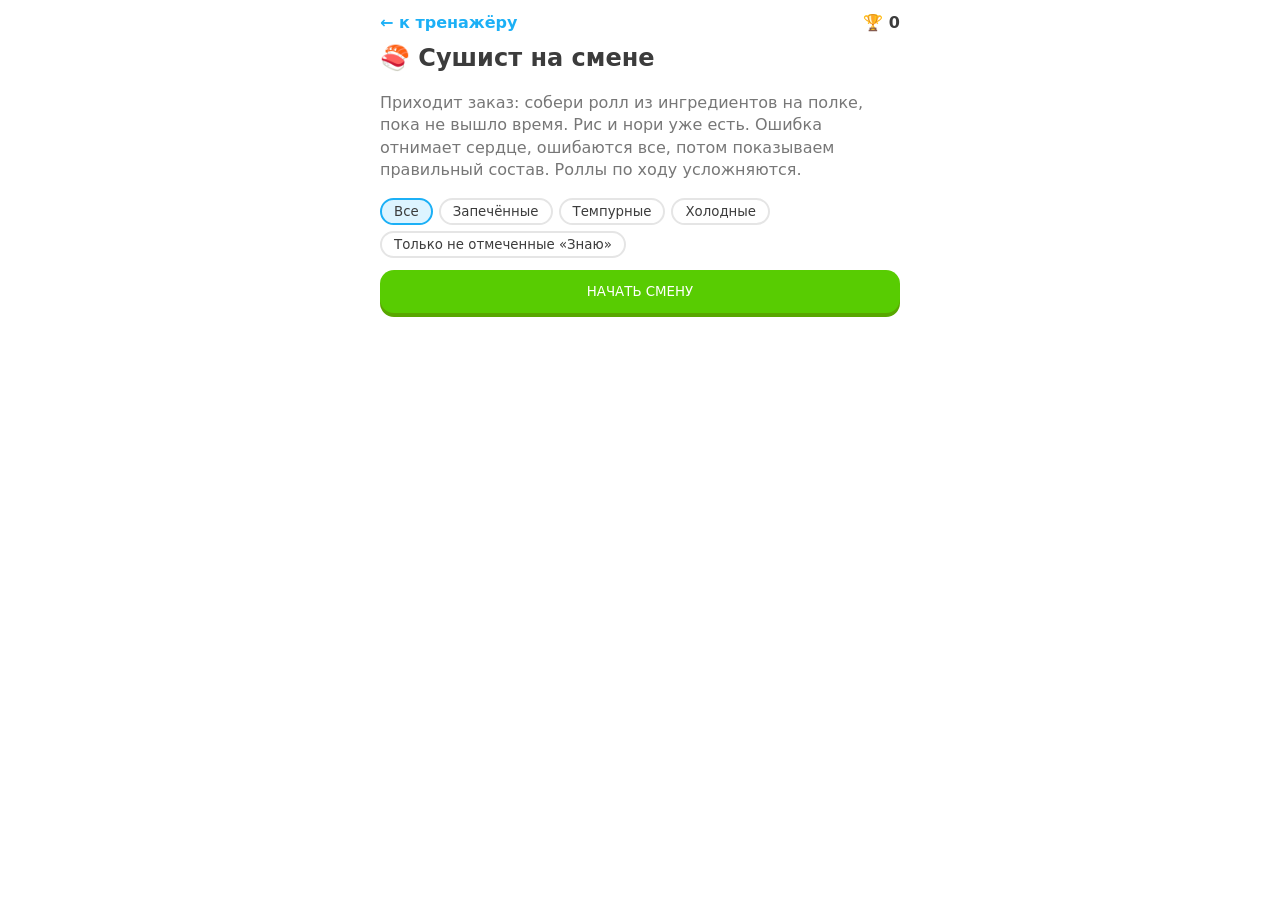
<file: game.html>
<!doctype html>
<html lang="ru"><head><meta charset="utf-8">
<meta name="viewport" content="width=device-width, initial-scale=1, viewport-fit=cover">
<title>Сушист на смене</title>
<link rel="icon" href="data:image/svg+xml,<svg xmlns=%27http://www.w3.org/2000/svg%27 viewBox=%270 0 100 100%27><text y=%27.9em%27 font-size=%2790%27>🍣</text></svg>">
<style>
:root{--bg:#fff;--fg:#3c3c3c;--mut:#777;--card:#fff;--line:#e5e5e5;--g:#58cc02;--gd:#58a700;--r:#ff4b4b;--rd:#ea2b2b;--b:#1cb0f6;--selbg:#ddf4ff;--okbg:#d7ffb8;--badbg:#ffdfe0;box-sizing:border-box;padding-top:env(safe-area-inset-top,0px);padding-bottom:env(safe-area-inset-bottom,0px)}
@media(prefers-color-scheme:dark){:root:not([data-theme="light"]){--bg:#131f24;--fg:#e8eef0;--mut:#8a9ba1;--card:#1b2b32;--line:#37464f;--selbg:#12384a;--okbg:#1d3a14;--badbg:#4a2024;color-scheme:dark}}
:root[data-theme="dark"]{--bg:#131f24;--fg:#e8eef0;--mut:#8a9ba1;--card:#1b2b32;--line:#37464f;--selbg:#12384a;--okbg:#1d3a14;--badbg:#4a2024;color-scheme:dark}
html,body{margin:0;background:var(--bg);color:var(--fg);font:16px/1.4 system-ui,-apple-system,"Segoe UI",Roboto,sans-serif}
#app{max-width:520px;margin:0 auto;padding:12px 14px 40px}
a{color:var(--b);text-decoration:none}
.top{display:flex;justify-content:space-between;align-items:center;font-weight:800;margin-bottom:8px}
.mut{color:var(--mut)}h2{margin:8px 0}
.btn{display:block;width:100%;padding:14px;border:0;border-radius:14px;font:800 16px inherit;font-family:inherit;text-transform:uppercase;background:var(--g);color:#fff;box-shadow:0 4px 0 var(--gd);cursor:pointer;margin-top:12px}
.btn:disabled{background:var(--line);color:var(--mut);box-shadow:0 4px 0 var(--mut)}
.btn.red{background:var(--r);box-shadow:0 4px 0 var(--rd)}
.ticket{background:var(--selbg);border:2px dashed var(--b);border-radius:14px;padding:12px;text-align:center}
.ticket b{font-size:22px;display:block}
.bar{height:14px;background:var(--line);border-radius:8px;overflow:hidden;margin:10px 0}.bar i{display:block;height:100%;background:var(--g)}
.grid{display:grid;grid-template-columns:repeat(3,1fr);gap:8px}
.ing{border:2px solid var(--line);border-bottom-width:4px;border-radius:14px;padding:10px 4px;background:var(--card);color:inherit;font:600 14px inherit;font-family:inherit;cursor:pointer;text-align:center}
.ing span{display:block;font-size:28px}.ing.on{border-color:var(--b);background:var(--selbg)}
.roll{min-height:44px;margin:10px 0;padding:8px;border-radius:12px;background:var(--card);border:2px solid var(--line);text-align:center;font-size:22px}
.fb{padding:12px;border-radius:14px;margin-top:10px}.fb.ok{background:var(--okbg)}.fb.bad{background:var(--badbg)}
.chips{display:flex;flex-wrap:wrap;gap:6px;margin:8px 0}
.chip{border:2px solid var(--line);border-radius:20px;padding:4px 12px;background:var(--card);color:inherit;font:600 14px inherit;font-family:inherit;cursor:pointer}
.chip.on{border-color:var(--b);background:var(--selbg)}
.card{border:2px solid var(--line);border-radius:12px;padding:8px 12px;margin-top:8px}
.end{text-align:center;padding-top:16px}
</style></head><body><div id="app">Загрузка меню…</div>
<script>
const $=s=>document.querySelector(s);
const esc=s=>String(s).replace(/[&<>"]/g,c=>({'&':'&amp;','<':'&lt;','>':'&gt;','"':'&quot;'}[c]));
const sh=a=>[...a].sort(()=>Math.random()-.5);
const CATS={bake:'Запечённые',tempura:'Темпурные',cold:'Холодные'};
const EM=[[/спайс/,'🌶️'],[/унаги/,'🟤'],[/креветк/,'🦐'],[/краб/,'🦀'],[/кальмар/,'🦑'],[/тунец/,'🐟'],[/лосос|черняга|угор/,'🍣'],[/мидии/,'🦪'],[/масаг/,'🔴'],[/томаго/,'🥚'],[/сыр|чеддер/,'🧀'],[/пекинк/,'🥬'],[/огур|корнишон/,'🥒'],[/помидор|томат|черри/,'🍅'],[/бекон/,'🥓'],[/куриц/,'🍗'],[/свинин/,'🥩'],[/гриб/,'🍄'],[/тыкв/,'🎃'],[/перец/,'🫑'],[/чука/,'🥗'],[/лук/,'🧅']];
const E=s=>{s=s.toLowerCase();for(const[r,e]of EM)if(r.test(s))return e;return'🍥'};
let R,POOL,G=null,tm=null,cfg={cat:'all',unk:false},hi=0;
try{hi=+localStorage.getItem('gh')||0}catch(e){}
const known=()=>{try{return(JSON.parse(localStorage.getItem('sushi1'))||{}).k||{}}catch(e){return{}}};

async function load(){
  let D;
  for(const u of ['./index.html','./kitchen.html']){
    try{const t=await(await fetch(u)).text();const m=t.match(/const D=(\{[\s\S]*?\});\s*const \$=/);if(m){D=JSON.parse(m[1]);break}}catch(e){}
  }
  if(!D){$('#app').innerHTML='<p>Не получилось загрузить меню. Открой страницу с интернетом один раз.</p>';return}
  R=D.rolls;POOL=[...new Set(R.flatMap(r=>r.ing))];draw();
}
function start(){
  let p=R.filter(r=>cfg.cat=='all'||r.cat==cfg.cat);
  if(cfg.unk){const k=known();p=p.filter(r=>!k['r:'+r.n])}
  if(p.length<3){alert('В этом режиме мало роллов');return}
  G={p,lives:3,score:0,combo:0,n:0,miss:[],r:null};order();
}
function order(){
  const lim=Math.min(8,2+Math.floor(G.n/3));
  let c=G.p.filter(r=>r.ing.length<=lim);if(!c.length)c=G.p;
  const pool=c.filter(r=>r!=G.r);const src=pool.length?pool:c;
  const r=src[Math.floor(Math.random()*src.length)];
  G.r=r;G.sel=[];G.st='play';G.T=G.t=Math.max(12,30-G.n*0.8);
  const dis=sh(POOL.filter(x=>!r.ing.includes(x))).slice(0,Math.max(4,12-r.ing.length));
  G.shelf=sh([...r.ing,...dis]);
  clearInterval(tm);tm=setInterval(tick,100);draw();
}
function tick(){
  G.t-=0.1;const b=$('#bar');if(b)b.style.width=Math.max(0,100*G.t/G.T)+'%';
  if(G.t<=0)submit(true);
}
function tog(i){
  if(G.st!='play')return;const x=G.shelf[i];
  G.sel=G.sel.includes(x)?G.sel.filter(y=>y!=x):[...G.sel,x];draw();
}
function submit(timeout){
  if(G.st!='play')return;clearInterval(tm);
  const ok=!timeout&&G.sel.length==G.r.ing.length&&G.r.ing.every(x=>G.sel.includes(x));
  G.st='fb';G.ok=ok;G.timeout=!!timeout;
  if(ok){G.combo++;G.score+=10+Math.ceil(G.t)+G.combo*2;G.n++}
  else{G.combo=0;G.lives--;if(!G.miss.includes(G.r))G.miss.push(G.r)}
  draw();
  if(ok)setTimeout(()=>{if(G&&G.st=='fb'&&G.ok)next()},700);
}
function next(){
  if(G.lives<=0){G.st='end';if(G.score>hi){hi=G.score;try{localStorage.setItem('gh',hi)}catch(e){}}draw()}
  else order();
}
function quit(){clearInterval(tm);G=null;draw()}

function menuH(){
  return`<div class="top"><a href="./">← к тренажёру</a><span>🏆 ${hi}</span></div>
<h2>🍣 Сушист на смене</h2>
<p class="mut">Приходит заказ: собери ролл из ингредиентов на полке, пока не вышло время. Рис и нори уже есть. Ошибка отнимает сердце, ошибаются все, потом показываем правильный состав. Роллы по ходу усложняются.</p>
<div class="chips">${[['all','Все'],...Object.entries(CATS)].map(([k,v])=>`<button class="chip ${cfg.cat==k?'on':''}" onclick="cfg.cat='${k}';draw()">${v}</button>`).join('')}<button class="chip ${cfg.unk?'on':''}" onclick="cfg.unk=!cfg.unk;draw()">Только не отмеченные «Знаю»</button></div>
<button class="btn" onclick="start()">Начать смену</button>`;
}
function gameH(){
  const hearts='❤️'.repeat(Math.max(0,G.lives))+'🖤'.repeat(3-Math.max(0,G.lives));
  const top=`<div class="top"><button class="chip" onclick="quit()">✕</button><span>${hearts}</span><span>⭐ ${G.score}${G.combo>1?' 🔥'+G.combo:''}</span></div>`;
  if(G.st=='end')return`<div class="end"><div style="font-size:72px">${G.score>=hi&&G.score>0?'🏆':'🍣'}</div><h2>Смена окончена</h2><p>Очки: <b>${G.score}</b> · собрано роллов: <b>${G.n}</b> · рекорд: ${hi}</p>
${G.miss.length?'<p class="mut" style="text-align:left">Повтори:</p>'+G.miss.map(r=>`<div class="card" style="text-align:left"><b>${esc(r.n)}</b><br>${esc(r.ing.join(', '))}</div>`).join(''):'<p>Без ошибок!</p>'}
<button class="btn" onclick="start()">Ещё смена</button><button class="btn red" onclick="quit()">В меню</button></div>`;
  const r=G.r,play=G.st=='play';
  const shelf=G.shelf.map((x,i)=>`<button class="ing ${G.sel.includes(x)?'on':''}" onclick="tog(${i})"><span>${E(x)}</span>${esc(x)}</button>`).join('');
  const fb=play?'':`<div class="fb ${G.ok?'ok':'bad'}"><b>${G.ok?'Заказ готов! 🎉':G.timeout?'Не успел ⏰':'Не то 😬'}</b>${G.ok?'':`<div>Правильно: ${esc(r.ing.join(', '))}</div><button class="btn red" onclick="next()">${G.lives<=0?'Итог':'Дальше'}</button>`}</div>`;
  return top+`<div class="ticket">🧾 Заказ<b>${esc(r.name||r.n)}</b><span class="mut">${CATS[r.cat]} · ингредиентов: ${r.ing.length}</span></div>
<div class="bar"><i id="bar" style="width:${Math.max(0,100*G.t/G.T)}%"></i></div>
<div class="roll">${G.sel.length?G.sel.map(E).join(' '):'<span class="mut" style="font-size:15px">Рис + нори. Добавь начинку</span>'}</div>
<div class="grid">${shelf}</div>
${play?`<button class="btn" ${G.sel.length?'':'disabled'} onclick="submit()">Свернуть ролл</button>`:fb}`;
}
function draw(){$('#app').innerHTML=G?gameH():menuH()}
load();
</script></body></html>
</file>
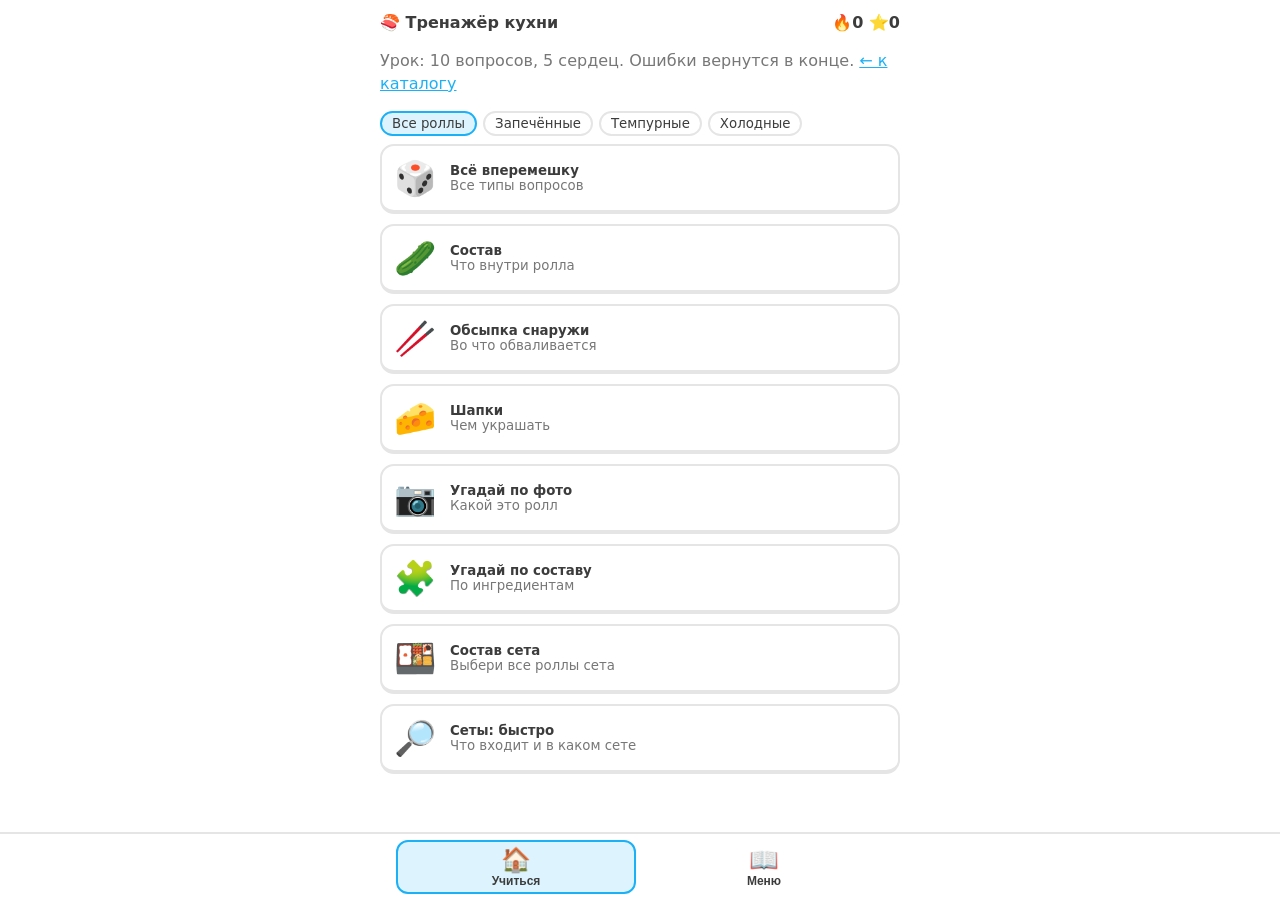
<file: kitchen.html>
<!doctype html>
<html lang="ru"><head><meta charset="utf-8">
<meta name="viewport" content="width=device-width, initial-scale=1, viewport-fit=cover">
<title>Тренажёр кухни — Почтальон суши</title>
<link rel="icon" href="data:image/svg+xml,<svg xmlns=%27http://www.w3.org/2000/svg%27 viewBox=%270 0 100 100%27><text y=%27.9em%27 font-size=%2790%27>🍣</text></svg>">
<style>
:root{--bg:#fff;--fg:#3c3c3c;--mut:#777;--card:#fff;--line:#e5e5e5;--g:#58cc02;--gd:#58a700;--r:#ff4b4b;--rd:#ea2b2b;--b:#1cb0f6;--selbg:#ddf4ff;--okbg:#d7ffb8;--badbg:#ffdfe0;box-sizing:border-box;padding-top:env(safe-area-inset-top,0px);padding-bottom:env(safe-area-inset-bottom,0px)}
@media(prefers-color-scheme:dark){:root:not([data-theme="light"]){--bg:#131f24;--fg:#e8eef0;--mut:#8a9ba1;--card:#1b2b32;--line:#37464f;--selbg:#12384a;--okbg:#1d3a14;--badbg:#4a2024;color-scheme:dark}}
:root[data-theme="dark"]{--bg:#131f24;--fg:#e8eef0;--mut:#8a9ba1;--card:#1b2b32;--line:#37464f;--selbg:#12384a;--okbg:#1d3a14;--badbg:#4a2024;color-scheme:dark}
html,body{margin:0;background:var(--bg);color:var(--fg);font:16px/1.4 system-ui,-apple-system,"Segoe UI",Roboto,sans-serif}
#app{max-width:520px;margin:0 auto;padding:12px 14px 120px}
.top{display:flex;align-items:center;gap:12px;justify-content:space-between;margin-bottom:10px;font-weight:800}
.mut{color:var(--mut)}h2{margin:10px 0}
.btn{display:block;width:100%;padding:14px;border:0;border-radius:14px;font:800 16px inherit;font-family:inherit;text-transform:uppercase;letter-spacing:.5px;background:var(--g);color:#fff;box-shadow:0 4px 0 var(--gd);cursor:pointer;margin-top:10px}
.btn:disabled{background:var(--line);color:var(--mut);box-shadow:0 4px 0 var(--mut);cursor:default}
.btn.red{background:var(--r);box-shadow:0 4px 0 var(--rd)}
.btn.ghost{background:var(--card);color:var(--b);border:2px solid var(--line);box-shadow:0 4px 0 var(--line)}
.opt,.card{border:2px solid var(--line);border-bottom-width:4px;border-radius:14px;padding:12px;background:var(--card);color:inherit;font:600 16px inherit;font-family:inherit;text-align:left;cursor:pointer}
.card{cursor:default;font-weight:400}
.opt.sel{border-color:var(--b);background:var(--selbg)}.opt.ok{border-color:var(--g);background:var(--okbg)}.opt.bad{border-color:var(--r);background:var(--badbg)}
.opt .e{font-size:28px;display:block}
.grid{display:grid;grid-template-columns:1fr 1fr;gap:10px}.list{display:grid;gap:10px}
.mode{display:flex;gap:14px;align-items:center;width:100%}.mode .e{font-size:34px}
.chips{display:flex;flex-wrap:wrap;gap:6px;margin:8px 0}
.chip{border:2px solid var(--line);border-radius:20px;padding:3px 10px;background:var(--card);color:inherit;font:600 14px inherit;font-family:inherit;cursor:pointer}
.chip.on{border-color:var(--b);background:var(--selbg)}
.pic{text-align:center;margin:6px 0 14px}.emo{font-size:70px;text-align:center}
.bar{flex:1;height:14px;background:var(--line);border-radius:8px;overflow:hidden}.bar i{display:block;height:100%;background:var(--g);transition:width .3s}
.x{background:none;border:0;color:var(--mut);font-size:22px;cursor:pointer}
.fb{position:fixed;left:0;right:0;bottom:0;padding:12px 14px calc(14px + env(safe-area-inset-bottom,0px));background:var(--bg);border-top:2px solid var(--line)}
.fb>div{max-width:520px;margin:0 auto}.fb.ok{background:var(--okbg)}.fb.bad{background:var(--badbg)}
.fb b{display:block;margin-bottom:2px}
nav{position:fixed;left:0;right:0;bottom:0;display:flex;justify-content:center;gap:8px;background:var(--bg);border-top:2px solid var(--line);padding:6px 10px calc(6px + env(safe-area-inset-bottom,0px))}
nav button{flex:1;max-width:240px;background:none;border:2px solid transparent;border-radius:12px;font-size:24px;color:inherit;cursor:pointer;padding:4px}
nav button.on{border-color:var(--b);background:var(--selbg)}nav small{display:block;font-size:12px;font-weight:700}
.sub{border:2px solid var(--line);border-radius:12px;padding:8px 10px}summary{cursor:pointer;font-weight:700;list-style-position:inside}.sub[open]{background:var(--selbg)}.sub>summary+*{margin-top:8px}.row{display:flex;gap:12px;align-items:center}.end{text-align:center;padding-top:40px}
input{width:100%;box-sizing:border-box;padding:12px;border:2px solid var(--line);border-radius:12px;background:var(--card);color:inherit;font:16px inherit;font-family:inherit}
</style></head><body><div id="app"></div>
<script>
const D={"rolls":[{"n":"Дабл чиз крабовый","cat":"bake","ing":["красный сыр"],"out":[],"cap":"Крабовый с-с, унаги, кунжут","img":"images/d8b71d361478a45a1c83.webp"},{"n":"Дабл чиз спайси","cat":"bake","ing":["красный сыр"],"out":[],"cap":"Спайси с-с, унаги, кунжут","img":"images/f8c8fd1651cf72599253.webp"},{"n":"Дабл чиз сырный","cat":"bake","ing":["красный сыр"],"out":[],"cap":"Сырный с-с, унаги, кунжут","img":"images/90832e6b0b64e92d916d.webp"},{"n":"Аргентина","cat":"bake","ing":["сыр","креветка","огурец"],"out":["красная масаго"],"cap":"Сырный с-с, унаги, кунжут","img":"images/9abce3d315e6ac7f5fb2.webp"},{"n":"Гринч","cat":"bake","ing":["сыр","кальмар/тунец","огурец"],"out":["ч/б кунжут"],"cap":"Наоми с-с, унаги, кунжут","img":"images/bfde835a27ceb3ed8163.webp"},{"n":"Йохо","cat":"bake","ing":["сыр","кальмар/тунец","огурец"],"out":["ч/б кунжут"],"cap":"Сырный с-с, унаги, кунжут","img":"images/68e954b631e1bec8acbd.webp"},{"n":"Калифорния запеченная","cat":"bake","ing":["сыр","краб","огурец"],"out":["кунжут"],"cap":"Сырный с-с, унаги, кунжут","img":"images/68e954b631e1bec8acbd.webp"},{"n":"Калифорния запеченная с тунцом","cat":"bake","ing":["сыр","жар тунец","огурец"],"out":["кунжут"],"cap":"Сырный с-с, унаги, кунжут","img":"images/68e954b631e1bec8acbd.webp"},{"n":"Киото ролл с кальмаром","cat":"bake","ing":["креветка","кальмар","огурец"],"out":["красная масаго"],"cap":"Крабовый с-с, унаги, кунжут","img":"images/1e6ed42c1e67cc385de9.webp"},{"n":"Конкорд","cat":"bake","ing":["томаго","курица"],"out":["кунжут"],"cap":"Сырный с-с, унаги","img":"images/7e19e5ccde1da389ef51.webp"},{"n":"Мексиканский","cat":"bake","ing":["сыр","пекинка","огурец","помидор","халапеньо"],"out":["кунжут"],"cap":"Спайси, унаги","img":"images/8727ee4946ae6d0f710a.webp"},{"n":"Наоми","cat":"bake","ing":["сыр","креветка","огурец"],"out":["кунжут"],"cap":"Наоми с-с","img":"images/4606cd85235f1beaf408.webp"},{"n":"Орегон","cat":"bake","ing":["свинина су-вид","помидор","огурец"],"out":["кунжут"],"cap":"Наоми с-с, BBQ","img":"images/27bab09fdf409154fa57.webp"},{"n":"Осака","cat":"bake","ing":["сыр","кальмар","чука"],"out":["красная масаго"],"cap":"Спайси с-с, ореховый, унаги, кунжут","img":"images/53cd2766dd49bc629d8f.webp"},{"n":"Осака с тунцом","cat":"bake","ing":["жар тунец","кальмар","огурец"],"out":["красная масаго"],"cap":"Жар.тунец+спайси, ореховый, унаги","img":"images/bc655f736f2fd93aef32.webp"},{"n":"Персей","cat":"bake","ing":["сыр","креветка","огурец"],"out":["красная масаго"],"cap":"Спайси с-с, унаги, кунжут","img":"images/30c21f4eca10d4ee86ed.webp"},{"n":"Пять сыров","cat":"bake","ing":["сыр","чеддер","сырная палочка"],"out":["кунжут"],"cap":"Сырный с-с, унаги, пармезан","img":"images/7897e6d3ff1e8cbdc2fa.webp"},{"n":"Спайси теплый","cat":"bake","ing":["сыр","кальмар/тунец","огурец"],"out":["ч/б кунжут"],"cap":"Спайси с-с, унаги, кунжут","img":"images/5f21c462de607ed541a0.webp"},{"n":"Тыквенная калифорния","cat":"bake","ing":["сыр","огурец"],"out":["кунжут"],"cap":"Тыква 50г+краб 50г+ спайси(замешать), унаги","img":"images/c067e7a681eb33efe313.webp"},{"n":"Филадельфия запеченная","cat":"bake","ing":["сыр","огурец"],"out":[],"cap":"Капельки спайси и запекать","img":"images/f75a874a9e017298e52e.webp"},{"n":"Хоукай","cat":"bake","ing":["сыр","пекинка","огурец","лосось"],"out":["черный кунжут"],"cap":"Сырный с-с, кисло-сладкий","img":"images/f28eef874c2ed6e5c2e9.webp"},{"n":"Чеддер запеченный","cat":"bake","ing":["сыр","курица","бекон","помидор"],"out":["кунжут"],"cap":"2 кусочка чедера разрезать по 4 части и запекать, унаги, капельки спайси","img":"images/a7207cdd8aa7abb77a69.webp"},{"n":"Чикен запеченный","cat":"bake","ing":["курица","пекинка"],"out":["кунжут"],"cap":"Сырный с-с, унаги, лук перо","img":"images/5a0f4276825d6aae4631.webp"},{"n":"Шримп барбекю","cat":"bake","ing":["сыр","креветка","огурец"],"out":["бекон"],"cap":"Намазать с-сом BBQ и запечь, BBQ капельки","img":"images/26a70f814ea94c0581f7.webp"},{"n":"Грибы терияки мини","cat":"bake","ing":["грибы"],"out":[],"cap":"Сырный с-с, унаги, кунжут","img":"images/bc4cfaad5b4422e33817.webp"},{"n":"Бекон чиз мини","cat":"bake","ing":["бекон"],"out":[],"cap":"Сырный с-с, унаги, кунжут","img":"images/e875c3c219d3565ee149.webp"},{"n":"Жаренный лосось мини","cat":"bake","ing":["черняга"],"out":[],"cap":"Спайси с-с, унаги, кунжут","img":"images/6ef06e3acebdde2e8b62.webp"},{"n":"Кальмар мини","cat":"bake","ing":["кальмар"],"out":[],"cap":"Спайси с-с, унаги, кунжут","img":"images/18425415fa9640fa6049.webp"},{"n":"Краб мини","cat":"bake","ing":["креветка"],"out":[],"cap":"Крабовый с-с, унаги, кунжут","img":"images/e49c06dbe9eab1518a96.webp"},{"n":"Лосось мини","cat":"bake","ing":["лосось"],"out":[],"cap":"Угревый с-с, унаги, лук фри","img":"images/31555e2b89ba54c35117.webp"},{"n":"Мидии мини","cat":"bake","ing":["мидии чиз"],"out":[],"cap":"Спайси с-с, унаги, кунжут","img":"images/18425415fa9640fa6049.webp"},{"n":"Мини калифорния запеченная","cat":"bake","ing":["краб"],"out":[],"cap":"Сырный с-с, унаги.кунжут","img":"images/e875c3c219d3565ee149.webp"},{"n":"Огурец мини","cat":"bake","ing":["огурец"],"out":[],"cap":"Сырный с-с, унаги, кунжут","img":"images/e875c3c219d3565ee149.webp"},{"n":"Спайси мини","cat":"bake","ing":["лосось"],"out":[],"cap":"Спайси с-с, унаги, кунжут","img":"images/18425415fa9640fa6049.webp"},{"n":"Спайси порк мини","cat":"bake","ing":["свинина су-вид"],"out":[],"cap":"Спайси с-с, унаги, кунжут","img":"images/18425415fa9640fa6049.webp"},{"n":"Порк чиз мини","cat":"bake","ing":["свинина су-вид"],"out":[],"cap":"Сырный с-с, унаги, кунжут","img":"images/e875c3c219d3565ee149.webp"},{"n":"Чикен мини запеченный","cat":"bake","ing":["курица"],"out":[],"cap":"Спайси с-с, унаги, кунжут","img":"images/18425415fa9640fa6049.webp"},{"n":"Чикен чиз мини","cat":"bake","ing":["курица"],"out":[],"cap":"Сырный с-с, унаги, кунжут","img":"images/e875c3c219d3565ee149.webp"},{"n":"Чука мини","cat":"bake","ing":["чука"],"out":[],"cap":"Угревый с-с, унаги, лук фри","img":"images/31555e2b89ba54c35117.webp"},{"n":"Шримп краб мини","cat":"bake","ing":["краб"],"out":[],"cap":"Креветочный с-с, черри, унаги","img":"images/f5f333c689033f3f2d15.webp"},{"n":"Шримп перец мини","cat":"bake","ing":["перец"],"out":[],"cap":"Креветочный с-с, черри, унаги","img":"images/f5f333c689033f3f2d15.webp"},{"n":"Шримп томат мини","cat":"bake","ing":["помидор"],"out":[],"cap":"Креветочный с-с, черри, унаги","img":"images/f5f333c689033f3f2d15.webp"},{"n":"Венера","cat":"tempura","ing":["сыр","кальмар","перец","бекон"],"out":[],"cap":"Унаги, кунжут","img":"images/e3755ad7fdaffed3f65c.webp"},{"n":"Венера темпура мини","cat":"tempura","ing":["сыр","кальмар","перец","бекон"],"out":[],"cap":"Унаги, кунжут","img":"images/574e6e15167c1288455a.webp"},{"n":"Дабл чиз","cat":"tempura","ing":["красный сыр"],"out":[],"cap":"Унаги, кунжут","img":"images/4e12145abb42fb019e09.webp"},{"n":"Калифорния обжаренная","cat":"tempura","ing":["сыр","масаго","краб","огурец"],"out":[],"cap":"Унаги, кунжут","img":"images/87d10d19232fc0035027.webp"},{"n":"Кани темпура","cat":"tempura","ing":["сыр","краб","чука"],"out":[],"cap":"Унаги, кунжут","img":"images/dbfdb0ea757e9f373d34.webp"},{"n":"Кацуро темпура","cat":"tempura","ing":["сыр","пекинка","жар тунец","бекон"],"out":[],"cap":"Унаги кунжут"},{"n":"Мни калифорния темпура","cat":"tempura","ing":["сыр","краб","огурец"],"out":[],"cap":"Унаги, кунжут","img":"images/e172e078f18ab12d92a4.webp"},{"n":"Мини кани темпура","cat":"tempura","ing":["сыр","краб","чука"],"out":[],"cap":"Унаги, .кунжут","img":"images/98a2f2306f16ca36cb53.webp"},{"n":"Мини эби темпура","cat":"tempura","ing":["сыр","креветка"],"out":[],"cap":"Унаги, кунжут","img":"images/d8a5438226ef3f372a7a.webp"},{"n":"Ред темпура","cat":"tempura","ing":["красный сыр","черняга"],"out":[],"cap":"Унаги, кунжут","img":"images/9712f52ff155d2ec17cc.webp"},{"n":"Ред темпура мини","cat":"tempura","ing":["красный сыр","черняга"],"out":[],"cap":"Унаги, кунжут","img":"images/38114788e98c993a41b7.webp"},{"n":"Торанага","cat":"tempura","ing":["сыр","пикантная курица","огурец"],"out":[],"cap":"Кисло-сладкий.кунжут","img":"images/16cf78943b4f44282ac5.webp"},{"n":"Чеддер темпура","cat":"tempura","ing":["сыр","краб","чеддер","перец"],"out":[],"cap":"Кисло-сладкий, кунжут","img":"images/366bb8e578b250204302.webp"},{"n":"Чикен темпура","cat":"tempura","ing":["курица","помидор"],"out":[],"cap":"Унаги, кунжут","img":"images/dc02a93629cc91563d16.webp"},{"n":"Фуджи горячий","cat":"tempura","ing":["сыр","креветка","перец"],"out":[],"cap":"Унаги, кунжут","img":"images/e73ce7723df1dbbbd8c9.webp"},{"n":"Эби темпура","cat":"tempura","ing":["красный сыр","креветка"],"out":[],"cap":"Унаги кунжут","img":"images/bc46e246f723e1fa66bc.webp"},{"n":"Хот-дог ролл","cat":"tempura","ing":["сыр","огурец"],"out":[],"cap":"Разрезается вдоль(не до конца), в середину кладется пекинка, на одну сторону 9 колбасок пепперони, на другую смесь из курицы 30г+Бекон 30г+спайси, горчица, кисло-сладкий, пармезан","img":"images/0ec6e68dd3ccec1f014f.webp"},{"n":"Айова","cat":"cold","ing":["сыр","краб","помидор"],"out":[],"cap":"Огурец, капельки спайси","img":"images/b438da40c159371079c3.webp"},{"n":"Бонито","cat":"cold","ing":["сыр","черняга","масаго","огурец"],"out":[],"cap":"Стружка тунца","img":"images/39f6b87c72aa0d332777.webp"},{"n":"Грин ролл","cat":"cold","ing":["сыр","лосось"],"out":[],"cap":"Огурец, унаги","img":"images/e724640223d1669e0b56.webp"},{"n":"Дабл чиз мини","cat":"cold","ing":["красный сыр"],"out":[],"cap":"Шапочки сыра, унаги, кунжут","img":"images/c00390cdf9c6fc9d640e.webp"},{"n":"Инондо ролл","cat":"cold","ing":["сыр","лосось","огурец"],"out":[],"cap":"Укроп","img":"images/c12d989f9217d5163ffe.webp"},{"n":"Инондо ролл с тунцом","cat":"cold","ing":["сыр","тунец","огурец"],"out":[],"cap":"Укроп"},{"n":"Йетти","cat":"cold","ing":["сыр","черняга","перец"],"out":[],"cap":"Панко, унаги","img":"images/f10d3324722c3faf0b44.webp"},{"n":"Калифорния","cat":"cold","ing":["сыр","краб","огурец"],"out":[],"cap":"Шапка масаги","img":"images/7244448ceb1d6ff26787.webp"},{"n":"Канада","cat":"cold","ing":["сыр","огурец"],"out":[],"cap":"Угорь, унаги, кунжут","img":"images/b7b5404ce32ca035df80.webp"},{"n":"Канада с кальмаром","cat":"cold","ing":["сыр","кальмар","огурец"],"out":[],"cap":"Угорь, унаги, кисло-сладкий","img":"images/785c51b10ee49bb85471.webp"},{"n":"Канада с креветкой","cat":"cold","ing":["сыр","креветка","огурец"],"out":[],"cap":"Угорь, унаги, спайси","img":"images/e746ffa5de09397ed45c.webp"},{"n":"Капа чиз","cat":"cold","ing":["сыр","огурец"],"out":[],"cap":"","img":"images/e04dd14b3ef103f3761d.webp"},{"n":"Купидон","cat":"cold","ing":["сыр","тунец","пекинка"],"out":[],"cap":"Ч/б кунжут, унаги","img":"images/d5b66226e9816d1c7bcf.webp"},{"n":"Морская осень","cat":"cold","ing":["сыр","лосось","креветка"],"out":[],"cap":"Огурец, капельки спайси","img":"images/1cd968f0ff075615b78b.webp"},{"n":"Осенний ролл","cat":"cold","ing":["сыр","тыква","перец","огурец"],"out":[],"cap":"Кисло-сладкий","img":"images/aba121930b385318436a.webp"},{"n":"Острый ролл с лососем","cat":"cold","ing":["пекинка","лосось","огурец"],"out":[],"cap":"Ч/б кунжут, капельки спайси","img":"images/f8e7442fe6d413edc4f7.webp"},{"n":"Патонг","cat":"cold","ing":["сыр","орехи","лук","пекинка","темп креветка"],"out":[],"cap":"Кальмар, кисло-сладкий, лук перо","img":"images/b18fa0f443c1033274a7.webp"},{"n":"Ролл Дон-бекон","cat":"cold","ing":["сыр","корнишон","курица","помидор"],"out":[],"cap":"Бекон шапки(2шт)","img":"images/f31a2ca4e3740fc58d71.webp"},{"n":"Ролл Ореон","cat":"cold","ing":["сыр","бекон","огурец"],"out":[],"cap":"Шапка пармезана","img":"images/24994463121f68a0bdcb.webp"},{"n":"Ролл с креветкой","cat":"cold","ing":["креветка","масаго"],"out":[],"cap":"","img":"images/7acf90bbc61eca84821d.webp"},{"n":"Ролл с лососем","cat":"cold","ing":["лосось"],"out":[],"cap":"","img":"images/7856df4e4353aa175a77.webp"},{"n":"Ролл с огурцом","cat":"cold","ing":["огурец","кунжут"],"out":[],"cap":"","img":"images/66e80fb7cdbb9d781ea6.webp"},{"n":"Ролл тунец-огурец","cat":"cold","ing":["тунец","огурец"],"out":[],"cap":"","img":"images/1526fd0d1224fd6aecc6.webp"},{"n":"Ролл с тунцом","cat":"cold","ing":["тунец"],"out":[],"cap":"","img":"images/1526fd0d1224fd6aecc6.webp"},{"n":"Ролл Фобос","cat":"cold","ing":["сыр","кальмар","томаго","помидор"],"out":[],"cap":"Укроп","img":"images/aea99fb9c886299ae8d6.webp"},{"n":"Самурай","cat":"cold","ing":["сыр","лосось","помидор"],"out":[],"cap":"Шапка масаги","img":"images/e48c0d41bb51ef108ef5.webp"},{"n":"Сливочный ролл с тунцом","cat":"cold","ing":["сыр","огурец"],"out":[],"cap":"Тунец","img":"images/d91f3e9bb9f6fc2b1913.webp"},{"n":"Томаго","cat":"cold","ing":["сыр","томаго","огурец"],"out":[],"cap":"Ч/б кунжут","img":"images/85a4cddf0567b8caf3e5.webp"},{"n":"Тыквенная азия","cat":"cold","ing":["сыр","тыква","огурец"],"out":[],"cap":"Лосось, кальмар, угорь","img":"images/97f1a50c8ef5a04c10a9.webp"},{"n":"Филадельфия","cat":"cold","ing":["сыр","огурец"],"out":[],"cap":"Лосось","img":"images/ea582e5658fda726d892.webp"},{"n":"Филадельфия лайт","cat":"cold","ing":["сыр 3 полоски"],"out":[],"cap":"Лосось","img":"images/ee0ca91a1943b96fa52f.webp"},{"n":"Филадельфия с кальмаром","cat":"cold","ing":["сыр","огурец"],"out":[],"cap":"Кальмар, капельки спайси","img":"images/2f2acdd78ea60e7c655c.webp"},{"n":"Филадельфия с креветкой","cat":"cold","ing":["сыр","креветка"],"out":[],"cap":"Лосось","img":"images/6bed36f16d798755b085.webp"},{"n":"Фреш ролл с лососем","cat":"cold","ing":["сыр","пекинка","лук","темп креветка"],"out":[],"cap":"Клубничный топинг, 100г лосося+10гспайси(смешать), мендаль лепестки","img":"images/7483bb412d9095fc3c35.webp"},{"n":"Фуджи маки","cat":"cold","ing":["сыр","лосось","огурец"],"out":[],"cap":"Унаги","img":"images/1d9ba059899915040606.webp"},{"n":"Цезарь ролл","cat":"cold","ing":["сыр","пекинка","курица","помидор"],"out":[],"cap":"Панко, капельки спайси","img":"images/6ec01e54fd4b9e085998.webp"},{"n":"Чикен ролл","cat":"cold","ing":["сыр","курица","огурец"],"out":[],"cap":"Кунжут","img":"images/1399c976cbc07f7dbbb7.webp"},{"n":"Чикен BBQ","cat":"cold","ing":["сыр","курица","помидор","халапеньо"],"out":[],"cap":"Панко, BBQ"},{"n":"Эби","cat":"cold","ing":["сыр","креветка","огурец"],"out":[],"cap":"Ч/б кунжут","img":"images/e3c5858c2814e856f63e.webp"},{"n":"Эби классик","cat":"cold","ing":["сыр","огурец"],"out":[],"cap":"Креветки(4шт)","img":"images/5fa16c17eeb01b166144.webp"}],"sets":[{"n":"Айсберг","items":["Дабл чиз(сырный, спайси,крабовый)","Торанага","Калифорния обжаренная","Калифорния запеченная","Эби классик","Ролл с огурцом","Ролл с креветкой"],"rice":{"150г риса на 1 нори":"5","140г риса на ½ нори":"1","150г риса на ½ нори":"1","90 г риса на 1 нори":"2"},"img":"images/57d696dbbb3767e9573a.webp","m":["Дабл чиз","Торанага","Калифорния обжаренная","Калифорния запеченная","Эби классик","Ролл с огурцом","Ролл с креветкой"]},{"n":"Аляска","items":["Конкорд","Мексиканский","Спайси теплый с тунцом","Осака","Цезарь ролл","ЧикенBBQ","Калифорния"],"rice":{"140г риса на ½ нори":"4","150г риса на ½ нори":"3"},"img":"images/dd05125232ac78ff56c9.webp","m":["Конкорд","Мексиканский","Спайси теплый","Осака","Цезарь ролл","Чикен BBQ","Калифорния"]},{"n":"Атакама","items":["Венера темпура мини","Мини кани темпура","Мини калифорния темпура","мини эби темпура","Ред темпура мини"],"rice":{"110г/170г риса на 1 нори":"5/0"},"img":"images/4016a2f915434012b002.webp","m":["Венера темпура мини","Мини кани темпура","Мни калифорния темпура","Мини эби темпура","Ред темпура мини"]},{"n":"Бонсай","items":["Венера","Персей","Фуджи маки","Купидон","Айова","Самурай"],"rice":{"150г риса на 1 нори":"2","140г риса на ½ нори":"1","150г риса на ½ нори":"3"},"img":"images/090dcdf6fb548a61581c.webp","m":["Венера","Персей","Фуджи маки","Купидон","Айова","Самурай"]},{"n":"Великан","items":["Ред темпура","Чикен темпура","Чикен запеченный","Спайси теплый","Чикен ролл","Томаго","Йетти","Бонито"],"rice":{"150г риса на 1 нори":"2","140г риса на ½ нори":"2","150г риса на ½ нори":"4"},"img":"images/b8502b658ca6b90171dd.webp","m":["Ред темпура","Чикен темпура","Чикен запеченный","Спайси теплый","Чикен ролл","Томаго","Йетти","Бонито"]},{"n":"Запеченый","items":["Дабл чиз крабовый","Венера","Конкорд","Мексиканский","Орегон","Киото ролл с кальмаром"],"rice":{"150г риса на 1 нори":"2","140г риса на ½ нори":"4"},"img":"images/cc258db5ebae94bb8ef9.webp","m":["Дабл чиз крабовый","Венера","Конкорд","Мексиканский","Орегон","Киото ролл с кальмаром"]},{"n":"Киномания","items":["Конкорд","Спайси теплый с тунцом","Осака","Мидии мини","Шримп-краб мини"],"rice":{"140г риса на ½ нори":"3","90 г риса на 1 нори":"2"},"img":"images/840381a77a86ddb8b07d.webp","m":["Конкорд","Спайси теплый","Осака","Мидии мини","Шримп краб мини"]},{"n":"Кицунэ","items":["Йетти","Цезарь ролл","Острый ролл с лососем","Калифорния","Капа чиз"],"rice":{"150г риса на ½ нори":"4","90 г риса на 1 нори":"1"},"img":"images/2d79f919b3ab334a3f6a.webp","m":["Йетти","Цезарь ролл","Острый ролл с лососем","Калифорния","Капа чиз"]},{"n":"Котопес","items":["Калифорния запеченная","Спайси теплый с тунцом"],"rice":{"140г риса на ½ нори":"2"},"img":"images/1b5f4209db6f8179d67e.webp","m":["Калифорния запеченная","Спайси теплый"]},{"n":"Мафия","items":["Дабл чиз спайси","Чикен темпура","Наоми","Чикен запеченный","Ролл Ореон","Ролл Фобос","Цезарь ролл","Эби"],"rice":{"150г риса на 1 нори":"2","140г риса на ½ нори":"2","150г риса на ½ нори":"4"},"img":"images/ee8846733ae3988a9c34.webp","m":["Дабл чиз спайси","Чикен темпура","Наоми","Чикен запеченный","Ролл Ореон","Ролл Фобос","Цезарь ролл","Эби"]},{"n":"Мегаполис","items":["Эби темпура","Чикен темпура","Йохо с тунцом","Аргентина","Персей","Сливочный ролл с тунцом","Цезарь ролл","Калифорния","Ролл с огурцом","Ролл с креветкой"],"rice":{"150г риса на 1 нори":"2","140г риса на ½ нори":"3","150г риса на ½ нори":"3","90 г риса на 1 нори":"2"},"img":"images/e32ffe487308d20592e9.webp","m":["Эби темпура","Чикен темпура","Йохо","Аргентина","Персей","Сливочный ролл с тунцом","Цезарь ролл","Калифорния","Ролл с огурцом","Ролл с креветкой"]},{"n":"Микс","items":["Эби темпура","Дабл чиз","Калифорния запеченная","Киото ролл с кальмаром","Фуджи маки","Филадельфия лайт","Эби классик","Калифорния"],"rice":{"150г риса на 1 нори":"3","140г риса на ½ нори":"2","150г риса на ½ нори":"3"},"img":"images/631da6c8ad4081c44886.webp","m":["Эби темпура","Дабл чиз","Калифорния запеченная","Киото ролл с кальмаром","Фуджи маки","Филадельфия лайт","Эби классик","Калифорния"]},{"n":"Московский","items":["Калифорния обжаренная","Эби темпура","Чеддер запеченный","Спайси теплый"],"rice":{"150г риса на 1 нори":"2","140г риса на ½ нори":"2"},"img":"images/824b2e48d644f291e073.webp","m":["Калифорния обжаренная","Эби темпура","Чеддер запеченный","Спайси теплый"]},{"n":"Наруто","items":["Венера","Дабл чиз","Наоми","Калифорния запеченная","Хоукай","Сливочный роллс тунцом","Филадельфия с креветкой","Филадельфия с кальмаром","Ролл Дон-бекон","Грин ролл"],"rice":{"150г риса на 1 нори":"2","140г риса на ½ нори":"3","150г риса на ½ нори":"5"},"img":"images/8ca0917432b372108db7.webp","m":["Венера","Дабл чиз","Наоми","Калифорния запеченная","Хоукай","Сливочный ролл с тунцом","Филадельфия с креветкой","Филадельфия с кальмаром","Ролл Дон-бекон","Грин ролл"]},{"n":"Неаполь","items":["Лосось мини","Мидии мини","Калифорния мини запеченная","Грибы терияки мини","Канада","Филадельфия лайт","Острый ролл с лососем","Капа чиз","Ролл тунец-огурец"],"rice":{"150г риса на ½ нори":"3","90 г риса на 1 нори":"6"},"img":"images/acb2fa6c25b1cea49310.webp","m":["Лосось мини","Мидии мини","Мини калифорния запеченная","Грибы терияки мини","Канада","Филадельфия лайт","Острый ролл с лососем","Капа чиз","Ролл тунец-огурец"]},{"n":"Невада","items":["Кани темпура","Ред темпура","Калифорния запеченная","Спайси теплый","Осака","Филадельфия","Ролл с огурцом","Дабл чиз мини"],"rice":{"150г риса на 1 нори":"2","140г риса на ½ нори":"3","150г риса на ½ нори":"1","90 г риса на 1 нори":"2"},"img":"images/6f63a6de9d20623cbef7.webp","m":["Кани темпура","Ред темпура","Калифорния запеченная","Спайси теплый","Осака","Филадельфия","Ролл с огурцом","Дабл чиз мини"]},{"n":"Окинава","items":["Калифорния обжаренная","Торанага","Сливочный ролл с тунцом","Филадельфия","Острый ролл с лососем","Ролл с тунцом"],"rice":{},"img":"images/f8ac0bdb9b306d4efe04.webp","m":["Калифорния обжаренная","Торанага","Сливочный ролл с тунцом","Филадельфия","Острый ролл с лососем","Ролл с тунцом"]},{"n":"Осенний","items":["Чикен темпура","Торанага","Тыквенная калифорния","Спайси теплый с тунцом","Осенний ролл","Тыквенная азия","Эби классик","Морская осень"],"rice":{"150г риса на 1 нори":"2","110г/170г риса на 1 нори":"0/1","140г риса на ½ нори":"2","150г риса на ½ нори":"3"},"img":"images/0c43c589515d0604e93f.webp","m":["Чикен темпура","Торанага","Тыквенная калифорния","Спайси теплый","Осенний ролл","Тыквенная азия","Эби классик","Морская осень"]},{"n":"Почтальон суши","items":["Лосось мини","Мидии мини","Калифорния мини запеченная","Грибы терияки мини","Эби классик","Филадельфия с креветкой","Цезарь ролл","Капа чиз","Ролл тунец-огурец"],"rice":{"150г риса на ½ нори":"3","90 г риса на 1 нори":"6"},"img":"images/ea484eaa01dafe9a8f0c.webp","m":["Лосось мини","Мидии мини","Мини калифорния запеченная","Грибы терияки мини","Эби классик","Филадельфия с креветкой","Цезарь ролл","Капа чиз","Ролл тунец-огурец"]},{"n":"Праздничный","items":["Дабл чиз(сырный,крабовый)","Гринч с тунцом","Спайси теплый с тунцом","Филадельфия с кальмаром","Филадельфия с креветкой","Цезарь ролл","Чикен BBQ"],"rice":{"150г риса на 1 нори":"2","140г риса на ½ нори":"2","150г риса на ½ нори":"4"},"img":"images/4c5e4ef9af99ab5bea19.webp","m":["Дабл чиз","Гринч","Спайси теплый","Филадельфия с кальмаром","Филадельфия с креветкой","Цезарь ролл","Чикен BBQ"]},{"n":"Радуга","items":["Мини кани темпура","Мини калифорния темпура","Конкорд","Чука мини(под крабовым,лук фри)","Чикен чиз мини"],"rice":{"110г/170г риса на 1 нори":"2/0","140г риса на ½ нори":"1","90 г риса на 1 нори":"2"},"img":"images/9b379fcaad0abef47e5d.webp","m":["Мини кани темпура","Мни калифорния темпура","Конкорд","Чука мини","Чикен чиз мини"]},{"n":"Русалочка","items":["Дабл чиз(крабовый,спайси,сырный)","Краб мини","Кальмар мини","Спайси мини","Филадельфия","Сливочный ролл с тунцом"],"rice":{"150г риса на 1 нори":"3","150г риса на ½ нори":"2","90 г риса на 1 нори":"3"},"img":"images/316069db873be45757dd.webp","m":["Дабл чиз","Краб мини","Кальмар мини","Спайси мини","Филадельфия","Сливочный ролл с тунцом"]},{"n":"Сакура","items":["Эби темпура","Дабл чиз","Аргентина","Краб мини","Калифорния мини запеченная","Мидии мини"],"rice":{"150г риса на 1 нори":"2","140г риса на ½ нори":"1","90 г риса на 1 нори":"3"},"img":"images/45d5d16e60747fe96f12.webp","m":["Эби темпура","Дабл чиз","Аргентина","Краб мини","Мини калифорния запеченная","Мидии мини"]},{"n":"Сиам","items":["Калифорния запеченная","Шримп барбекю","Огурец мини","Чикен чиз мини","Грибы терияки мини","Шримп-томат мини","Шримп-перец мини","Шримп-краб мини","Чука мини","Лосось мини","Мидии мини","Спайси мини","Жаренный лосось мини","Кальмар мини"],"rice":{"140г риса на ½ нори":"2","90 г риса на 1 нори":"12"},"img":"images/39b8467fe0bf8601bb72.webp","m":["Калифорния запеченная","Шримп барбекю","Огурец мини","Чикен чиз мини","Грибы терияки мини","Шримп томат мини","Шримп перец мини","Шримп краб мини","Чука мини","Лосось мини","Мидии мини","Спайси мини","Жаренный лосось мини","Кальмар мини"]},{"n":"Смоленский","items":["Эби","Патонг","Калифорния","Ролл с тунцом"],"rice":{"150г риса на ½ нори":"3","90 г риса на 1 нори":"1"},"img":"images/6e3a065ccef49bba5973.webp","m":["Эби","Патонг","Калифорния","Ролл с тунцом"]},{"n":"Тунец","items":["Кацуро темпура","Калифорния запеченная с тунцом","Осака с тунцом","Купидон","Инондо ролл с тунцом","Ролл тунец-огурец"],"rice":{"150г риса на 1 нори":"1","140г риса на ½ нори":"2","150г риса на ½ нори":"2","90 г риса на 1 нори":"1"},"img":"images/8787d8f0dc0f20203292.webp","m":["Кацуро темпура","Калифорния запеченная с тунцом","Осака с тунцом","Купидон","Инондо ролл с тунцом","Ролл тунец-огурец"]},{"n":"Тыквенный","items":["Тыквенная калифорния","Морская осень","Осенний ролл","Тыквенная азия"],"rice":{"110г/170г риса на 1 нори":"0/1","140г риса на ½ нори":"1","150г риса на ½ нори":"2"},"m":["Тыквенная калифорния","Морская осень","Осенний ролл","Тыквенная азия"]},{"n":"Фила","items":["Дабл чиз(спайси,крабовый,сырный)","Грибы терияки мини","Калифорния запеченная мини","Порк чиз мини","Кальмар мини","Чикен запеченный мини","Жаренный лосось мини","Мидии мини","Дабл чиз мини"],"rice":{"150г риса на 1 нори":"3","90 г риса на 1 нори":"8"},"img":"images/b3c091c6cfbf62f42b6c.webp","m":["Дабл чиз","Грибы терияки мини","Мини калифорния запеченная","Порк чиз мини","Кальмар мини","Чикен мини запеченный","Жаренный лосось мини","Мидии мини","Дабл чиз мини"]},{"n":"Фиш","items":["Фуджи маки","Эби классик","Филадельфия","Самурай","Ролл с лососем"],"rice":{"150г риса на 1 нори":"1","150г риса на ½ нори":"3","90 г риса на 1 нори":"1"},"img":"images/cc41487bf3ee4d9d1124.webp","m":["Фуджи маки","Эби классик","Филадельфия","Самурай","Ролл с лососем"]},{"n":"Фудзи","items":["Дабл чиз спайси","Кани темпура","Мини калифорния темпура","Грибы терияки мини","Бекон чиз мини"],"rice":{"150г риса на 1 нори":"2","110г/170г риса на 1 нори":"1/0","90 г риса на 1 нори":"2"},"img":"images/748d89d490b3024b4b0c.webp","m":["Дабл чиз спайси","Кани темпура","Мни калифорния темпура","Грибы терияки мини","Бекон чиз мини"]},{"n":"Хот","items":["Калифорния запеченная","Спайси теплый с тунцом","Осака","Эби","Цезарь ролл","Калифорния","Ролл с креветкой","Ролл с огурцом"],"rice":{"140г риса на ½ нори":"3","150г риса на ½ нори":"3","90 г риса на 1 нори":"2"},"img":"images/3f009073a6fc803a5ba1.webp","m":["Калифорния запеченная","Спайси теплый","Осака","Эби","Цезарь ролл","Калифорния","Ролл с креветкой","Ролл с огурцом"]}],"ipics":{"даблчиз":"images/4e12145abb42fb019e09.webp","торанага":"images/16cf78943b4f44282ac5.webp","калифорнияобжаренная":"images/87d10d19232fc0035027.webp","калифорниязапеченная":"images/68e954b631e1bec8acbd.webp","эбиклассик":"images/5fa16c17eeb01b166144.webp","роллсогурцом":"images/66e80fb7cdbb9d781ea6.webp","роллскреветкой":"images/7acf90bbc61eca84821d.webp","конкорд":"images/7e19e5ccde1da389ef51.webp","мексиканский":"images/8727ee4946ae6d0f710a.webp","спайситеплыйстунцом":"images/5f21c462de607ed541a0.webp","осака":"images/53cd2766dd49bc629d8f.webp","цезарьролл":"images/6ec01e54fd4b9e085998.webp","калифорния":"images/7244448ceb1d6ff26787.webp","венератемпурамини":"images/574e6e15167c1288455a.webp","миниканитемпура":"images/98a2f2306f16ca36cb53.webp","миникалифорниятемпура":"images/e172e078f18ab12d92a4.webp","миниэбитемпура":"images/d8a5438226ef3f372a7a.webp","редтемпурамини":"images/38114788e98c993a41b7.webp","венера":"images/e3755ad7fdaffed3f65c.webp","персей":"images/30c21f4eca10d4ee86ed.webp","фуджимаки":"images/1d9ba059899915040606.webp","купидон":"images/d5b66226e9816d1c7bcf.webp","айова":"images/b438da40c159371079c3.webp","самурай":"images/e48c0d41bb51ef108ef5.webp","редтемпура":"images/9712f52ff155d2ec17cc.webp","чикентемпура":"images/dc02a93629cc91563d16.webp","чикензапеченный":"images/5a0f4276825d6aae4631.webp","спайситеплый":"images/5f21c462de607ed541a0.webp","чикенролл":"images/1399c976cbc07f7dbbb7.webp","йетти":"images/f10d3324722c3faf0b44.webp","бонито":"images/39f6b87c72aa0d332777.webp","даблчизкрабовый":"images/d8b71d361478a45a1c83.webp","орегон":"images/27bab09fdf409154fa57.webp","киотороллскальмаром":"images/1e6ed42c1e67cc385de9.webp","шримпкрабмини":"images/f5f333c689033f3f2d15.webp","острыйроллслососем":"images/f8e7442fe6d413edc4f7.webp","капачиз":"images/e04dd14b3ef103f3761d.webp","даблчизспайси":"images/f8c8fd1651cf72599253.webp","наоми":"images/4606cd85235f1beaf408.webp","роллореон":"images/24994463121f68a0bdcb.webp","роллфобос":"images/aea99fb9c886299ae8d6.webp","эби":"images/e3c5858c2814e856f63e.webp","эбитемпура":"images/bc46e246f723e1fa66bc.webp","йохостунцом":"images/1d42cd89ff88726cba29.webp","аргентина":"images/9abce3d315e6ac7f5fb2.webp","сливочныйроллстунцом":"images/d91f3e9bb9f6fc2b1913.webp","филадельфиялайт":"images/ee0ca91a1943b96fa52f.webp","чеддерзапеченный":"images/a7207cdd8aa7abb77a69.webp","хоукай":"images/f28eef874c2ed6e5c2e9.webp","филадельфияскреветкой":"images/6bed36f16d798755b085.webp","филадельфияскальмаром":"images/2f2acdd78ea60e7c655c.webp","роллдонбекон":"images/f31a2ca4e3740fc58d71.webp","гринролл":"images/e724640223d1669e0b56.webp","лососьмини":"images/31555e2b89ba54c35117.webp","грибытериякимини":"images/bc4cfaad5b4422e33817.webp","канада":"images/b7b5404ce32ca035df80.webp","канитемпура":"images/dbfdb0ea757e9f373d34.webp","филадельфия":"images/ea582e5658fda726d892.webp","даблчизмини":"images/c00390cdf9c6fc9d640e.webp","роллстунцом":"images/1526fd0d1224fd6aecc6.webp","тыквеннаякалифорния":"images/c067e7a681eb33efe313.webp","осеннийролл":"images/aba121930b385318436a.webp","тыквеннаяазия":"images/97f1a50c8ef5a04c10a9.webp","морскаяосень":"images/1cd968f0ff075615b78b.webp","гринчстунцом":"images/393ababad273ba48bb27.webp","чукамини":"images/31555e2b89ba54c35117.webp","чикенчизмини":"images/e875c3c219d3565ee149.webp","крабмини":"images/e49c06dbe9eab1518a96.webp","кальмармини":"images/18425415fa9640fa6049.webp","спайсимини":"images/18425415fa9640fa6049.webp","шримпбарбекю":"images/26a70f814ea94c0581f7.webp","огурецмини":"images/e875c3c219d3565ee149.webp","шримптоматмини":"images/f5f333c689033f3f2d15.webp","шримпперецмини":"images/f5f333c689033f3f2d15.webp","патонг":"images/b18fa0f443c1033274a7.webp","поркчизмини":"images/e875c3c219d3565ee149.webp","роллслососем":"images/7856df4e4353aa175a77.webp","бекончизмини":"images/e875c3c219d3565ee149.webp"}};
const $=s=>document.querySelector(s);
const esc=s=>String(s).replace(/[&<>"]/g,c=>({'&':'&amp;','<':'&lt;','>':'&gt;','"':'&quot;'}[c]));
const sh=a=>[...a].sort(()=>Math.random()-.5),pick=(a,k)=>sh(a).slice(0,k);
const kk=s=>s.toLowerCase().replace(/ё/g,'е').replace(/[^а-яa-z0-9]/g,'');
const EM=[[/спайс/,'🌶️'],[/унаги/,'🟤'],[/bbq|барбекю/,'🍖'],[/кисло/,'🍯'],[/орех/,'🥜'],[/креветк|креветоч/,'🦐'],[/краб/,'🦀'],[/кальмар/,'🦑'],[/тунец/,'🐟'],[/лосос|черняга|угре|угор/,'🍣'],[/мидии/,'🦪'],[/масаг/,'🔴'],[/томаго/,'🥚'],[/сыр|чеддер|пармез/,'🧀'],[/пекинк/,'🥬'],[/огур|корнишон/,'🥒'],[/помидор|томат|черри/,'🍅'],[/бекон|пепперони|колбас/,'🥓'],[/куриц|курин|чикен/,'🍗'],[/свинин|порк/,'🥩'],[/гриб/,'🍄'],[/тыкв/,'🎃'],[/перец|перц/,'🫑'],[/халапеньо|халопеньо/,'🌶️'],[/чука/,'🥗'],[/укроп/,'🌿'],[/лук/,'🧅'],[/панко/,'🍞'],[/кунжут/,'⚫'],[/клубнич/,'🍓'],[/мендал|лепест/,'🌸'],[/горчиц/,'🟡'],[/с-с|соус/,'🥣']];
const E=s=>{s=s.toLowerCase();for(const[r,e]of EM)if(r.test(s))return e;return'🍥'};
const CATS={bake:'Запечённые',tempura:'Темпурные',cold:'Холодные'};
const R=D.rolls,SE=D.sets;
SE.forEach(s=>s.k=s.items.map((i,j)=>s.m[j]?kk(s.m[j]):kk(i.replace(/\(.*$/,''))));
R.forEach(r=>{r.k=kk(r.n);r.sets=SE.filter(s=>s.k.includes(r.k));r.sig=[...r.ing].map(kk).sort().join()});
const POOL=[...new Set(R.flatMap(r=>r.ing))];
let S;try{S=JSON.parse(localStorage.getItem('sushi1'))}catch(e){}S=S||{xp:0,streak:0,day:''};
const save=()=>{try{localStorage.setItem('sushi1',JSON.stringify(S))}catch(e){}};
let T='home',cat='all',L=null,qry='',sc='all';
function pic(r,z){if(r.img)return`<div class="pic"><img src="${r.img}" width="${z}" height="${z}" style="border-radius:16px;object-fit:cover;max-width:100%" alt=""></div>`;const e=[...new Set(r.ing.map(E))].slice(0,3);
 const P={1:[[60,74]],2:[[42,74],[78,74]],3:[[60,52],[40,84],[80,84]]}[e.length]||[];
 return`<div class="pic"><svg viewBox="0 0 120 120" width="${z}" height="${z}"><circle cx="60" cy="60" r="57" fill="#26313a"/><circle cx="60" cy="60" r="47" fill="#f6f1e4"/>${e.map((x,i)=>`<text x="${P[i][0]}" y="${P[i][1]}" font-size="30" text-anchor="middle">${x}</text>`).join('')}</svg></div>`}
const inCat=r=>cat=='all'||r.cat==cat,RS=()=>R.filter(inCat);
function qComp(){const r=pick(RS().filter(r=>r.ing.length>1),1)[0];if(!r)return;const c=r.ing,o=sh([...c,...pick(POOL.filter(x=>!c.includes(x)),4)]);
 return{t:'m',head:`Что в ролле «${r.n}»?`,pic:pic(r,110),o:o.map(x=>({t:x,e:E(x)})),a:o.map((x,i)=>c.includes(x)?i:-1).filter(i=>i>=0),id:'c'+r.n}}
function qCap(){const r=pick(RS().filter(r=>r.cap&&r.cap.length<70),1)[0];if(!r)return;
 const o=sh([r.cap,...pick([...new Set(R.map(x=>x.cap).filter(c=>c&&c.length<70&&kk(c)!=kk(r.cap)))],3)]);
 return{t:'o',head:`Чем украсить «${r.n}»?`,pic:pic(r,110),o:o.map(x=>({t:x,e:E(x.split(',')[0])})),a:[o.indexOf(r.cap)],id:'p'+r.n}}
function qRev(){const r=pick(RS().filter(r=>r.ing.length>1&&R.filter(x=>x.sig==r.sig).length==1),1)[0];if(!r)return;
 const o=sh([r,...pick(R.filter(x=>x.sig!=r.sig),3)]);
 return{t:'o',head:'Что это за ролл?',pic:`<div class="chips" style="justify-content:center">${r.ing.map(x=>`<span class="chip" style="font-size:18px;cursor:default">${E(x)} ${esc(x)}</span>`).join('')}</div>`,o:o.map(x=>({t:x.n})),a:[o.indexOf(o.find(x=>x==r))],id:'r'+r.n}}
function qPhoto(){const r=pick(RS().filter(r=>r.img),1)[0];if(!r)return;const o=sh([r,...pick(R.filter(x=>x!=r),3)]);
 return{t:'o',head:'Что это за ролл?',pic:pic(r,200),o:o.map(x=>({t:x.n})),a:[o.indexOf(r)],id:'f'+r.n}}
function qOut(){const r=pick(RS().filter(r=>r.out.length),1)[0];if(!r)return;const s=r.out.join(', ');
 const o=sh([s,...pick([...new Set(R.map(x=>x.out.join(', ')).filter(x=>x&&x!=s))],3)]);
 return{t:'o',head:`Во что обваливается «${r.n}»?`,pic:pic(r,110),o:o.map(x=>({t:x,e:E(x.split(',')[0])})),a:[o.indexOf(s)],id:'u'+r.n}}
function qSetFull(){const s=pick(SE.filter(s=>s.items.length>=2),1)[0];
 const c=sh(s.items.map((_,j)=>j).filter(j=>s.items.indexOf(s.items[j])==j)).map(j=>({t:s.items[j],e:E((R.find(r=>r.n==s.m[j])||{ing:['']}).ing[0]||'')}));
 const d=pick(R.filter(r=>!s.k.some(k=>k.startsWith(r.k)||r.k.startsWith(k))),4).map(r=>({t:r.n,e:E(r.ing[0]||'')}));
 const o=sh([...c,...d]);
 return{t:'m',head:`Что входит в сет «${s.n}»?`,pic:pic(s,110),o,a:o.map((x,i)=>c.includes(x)?i:-1).filter(i=>i>=0),id:'sf'+s.n}}
function qSet(){const s=pick(SE,1)[0],ok=pick(s.items,1)[0];
 const bad=pick(R.filter(r=>!s.k.some(k=>k.startsWith(r.k)||r.k.startsWith(k))).map(r=>r.n),3),o=sh([ok,...bad]);
 return{t:'o',head:`Что входит в сет «${s.n}»?`,pic:pic(s,110),o:o.map(t=>({t})),a:[o.indexOf(ok)],id:'s'+s.n}}
function qSetOf(){const r=pick(RS().filter(r=>r.sets.length),1)[0];if(!r)return;const ok=pick(r.sets,1)[0];
 const o=sh([ok,...pick(SE.filter(s=>!s.k.some(k=>k.startsWith(r.k)||r.k.startsWith(k))),3)]);
 return{t:'o',head:`В каком сете есть «${r.n}»?`,pic:pic(r,110),o:o.map(s=>({t:'Сет '+s.n})),a:[o.indexOf(ok)],id:'o'+r.n}}
const TY={out:[qOut],setfull:[qSetFull],mix:[qComp,qOut,qCap,qRev,qPhoto,qSetFull,qSet,qSetOf],photo:[qPhoto],comp:[qComp],cap:[qCap],rev:[qRev],set:[qSetFull,qSet,qSetOf]};
function gen(m){const qs=[],seen=new Set();for(let t=0;t<80&&qs.length<10;t++){const q=pick(TY[m],1)[0]();if(q&&!seen.has(q.id)){seen.add(q.id);qs.push(q)}}return qs}
function start(m){L={mode:m,qs:gen(m),h:5,xp:0,ok:0,tot:0,done:0,sel:[],chk:false};L.n=L.qs.length;draw()}
function pk(i){if(L.chk)return;const q=L.qs[0];L.sel=q.t=='m'?(L.sel.includes(i)?L.sel.filter(x=>x!=i):[...L.sel,i]):[i];draw()}
function check(){const q=L.qs[0],a=[...q.a].sort().join(),s=[...L.sel].sort().join();L.good=a==s;L.chk=true;L.tot++;if(L.good){L.ok++;L.xp+=10}else L.h--;draw()}
function next(){const q=L.qs.shift();if(L.good)L.done++;else if(!q.r){q.r=1;L.qs.push(q)}else L.done++;
 if(L.h<=0||!L.qs.length){L.end=1;const t=new Date().toDateString();if(S.day!=t){S.streak=S.day==new Date(Date.now()-864e5).toDateString()?S.streak+1:1;S.day=t}S.xp+=L.xp;save()}
 L.sel=[];L.chk=false;draw()}
const homeH=()=>{const M=[['mix','🎲','Всё вперемешку','Все типы вопросов'],['comp','🥒','Состав','Что внутри ролла'],['out','🥢','Обсыпка снаружи','Во что обваливается'],['cap','🧀','Шапки','Чем украшать'],['photo','📷','Угадай по фото','Какой это ролл'],['rev','🧩','Угадай по составу','По ингредиентам'],['setfull','🍱','Состав сета','Выбери все роллы сета'],['set','🔎','Сеты: быстро','Что входит и в каком сете']];
 return`<div class="top"><span>🍣 Тренажёр кухни</span><span>🔥${S.streak} ⭐${S.xp}</span></div><p class="mut">Урок: 10 вопросов, 5 сердец. Ошибки вернутся в конце. <a href="./" style="color:var(--b)">← к каталогу</a></p>
 <div class="chips">${[['all','Все роллы'],...Object.entries(CATS)].map(([k,v])=>`<button class="chip ${cat==k?'on':''}" onclick="cat='${k}';draw()">${v}</button>`).join('')}</div>
 <div class="list">${M.map(m=>`<button class="opt mode" onclick="start('${m[0]}')"><span class="e">${m[1]}</span><span><b>${m[2]}</b><br><span class="mut">${m[3]}</span></span></button>`).join('')}</div>`};
const lessonH=()=>{if(L.end){const d=L.h<=0;return`<div class="end"><div style="font-size:72px">${d?'💔':'🎉'}</div><h2>${d?'Сердца закончились':'Урок пройден!'}</h2><p>⭐ +${L.xp} XP · точность ${L.tot?Math.round(100*L.ok/L.tot):0}%</p><button class="btn" onclick="start(L.mode)">Ещё раз</button><button class="btn ghost" onclick="L=null;draw()">Домой</button></div>`}
 const q=L.qs[0],m=q.t=='m';
 const opts=q.o.map((o,i)=>{let c='opt';if(L.chk)c+=q.a.includes(i)?' ok':L.sel.includes(i)?' bad':'';else if(L.sel.includes(i))c+=' sel';
  return`<button class="${c}" onclick="pk(${i})">${o.e?`<span class="e">${o.e}</span>`:''}${esc(o.t)}</button>`}).join('');
 const rt=q.a.map(i=>q.o[i].t).join(', ');
 return`<div class="top"><button class="x" onclick="L=null;draw()">✕</button><div class="bar"><i style="width:${Math.round(100*L.done/L.n)}%"></i></div><span>❤️${L.h}</span></div>
 <h2>${esc(q.head)}</h2>${m?'<p class="mut">Выбери все подходящие</p>':''}${q.pic}<div class="${m?'grid':'list'}">${opts}</div>
 <div class="fb ${L.chk?(L.good?'ok':'bad'):''}"><div>${L.chk?`<b>${L.good?'Верно! 🎉':'Не совсем'}</b>${L.good?'':`<span>Правильно: ${esc(rt)}</span>`}<button class="btn ${L.good?'':'red'}" onclick="next()">Дальше</button>`:`<button class="btn" ${L.sel.length?'':'disabled'} onclick="check()">Проверить</button>`}</div></div>`};
const al=r=>(r.note?` <i class="mut" style="font-weight:400;font-size:.85em">${r.note}</i>`:'')+(r.ing.length==2&&r.ing.includes('сыр')&&r.ing.includes('огурец')&&!/филадел/i.test(r.n)?' <i class="mut" style="font-weight:400;font-size:.85em">Филадельфия</i>':'');
const al2=r=>r.ing.length==3&&r.ing.includes('сыр')&&r.ing.includes('креветка')&&r.ing.includes('огурец')&&r.n!='Эби'?' <i class="mut" style="font-weight:400;font-size:.85em">Эби</i>':'';
const rollH=r=>`<div class="row">${pic(r,72)}<div><b>${esc(r.n)}</b>${al(r)}${al2(r)}<div>${[...new Set(r.ing.map(E))].join(' ')}</div></div></div>${esc(r.ing.join(', '))}${r.cap?`<div class="mut">Шапка: ${E(r.cap.split(',')[0])} ${esc(r.cap)}</div>`:''}`;
const itemH=(i,n)=>{const r=R.find(r=>r.n==n);if(!r)return`<div class="sub"><summary style="list-style:none">${esc(i)}</summary></div>`;
 const k=kk(i.replace(/\(.*$/,'')),v={...r,ing:r.ing.map(x=>x.includes('/')?(x.split('/').find(a=>k.includes(kk(a).slice(0,5)))||x):x),img:D.ipics[k]||r.img};
 return`<details class="sub"><summary>${E(v.ing[0]||'')} ${esc(i)}${al(r)}${al2(r)}</summary>${rollH(v)}</details>`};
const listH=()=>{const q=kk(qry);let h='';
 if(sc!='sets')h+=R.filter(r=>(sc=='all'||r.cat==sc)&&(!q||r.k.includes(q))).map(r=>`<div class="card">${rollH(r)}</div>`).join('');
 if(sc=='all'||sc=='sets')h+=SE.filter(s=>!q||kk(s.n).includes(q)).map(s=>`<details class="card"><summary><span class="row">${s.img?pic(s,72):'🍱'}<b>Сет ${esc(s.n)}</b></span><span class="mut">${s.items.length} поз. · нажми, чтобы раскрыть</span></summary><div class="list" style="margin-top:10px">${s.items.map((x,j)=>itemH(x,s.m[j])).join('')}</div>${Object.keys(s.rice).length?`<div class="mut" style="margin-top:8px">Рис: ${Object.entries(s.rice).map(([k,v])=>`${esc(k)} — ${esc(v)}`).join('; ')}</div>`:''}</details>`).join('');
 return h||'<p class="mut">Ничего не найдено</p>'};
const studyH=()=>`<div class="top"><span>📖 Меню</span></div><input placeholder="Поиск ролла или сета" value="${esc(qry)}" oninput="qry=this.value;$('#lst').innerHTML=listH()">
 <div class="chips">${[['all','Всё'],...Object.entries(CATS),['sets','Сеты']].map(([k,v])=>`<button class="chip ${sc==k?'on':''}" onclick="sc='${k}';draw()">${v}</button>`).join('')}</div><div class="list" id="lst">${listH()}</div>`;
const nav=()=>`<nav><button class="${T=='home'?'on':''}" onclick="T='home';draw()">🏠<small>Учиться</small></button><button class="${T=='study'?'on':''}" onclick="T='study';draw()">📖<small>Меню</small></button></nav>`;
function draw(){$('#app').innerHTML=L?lessonH():(T=='home'?homeH():studyH())+nav();window.scrollTo(0,0)}
draw();
</script></body></html>
</file>
